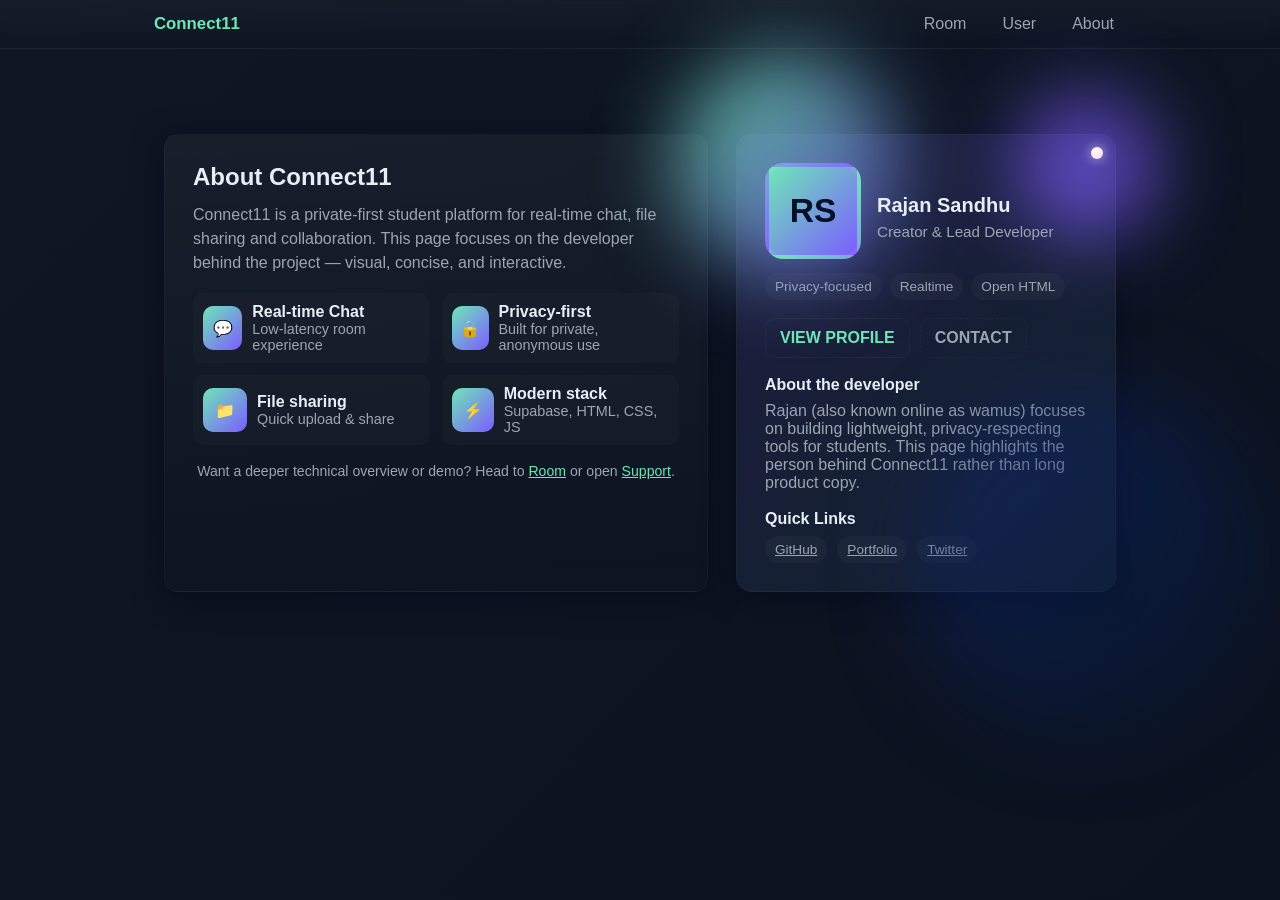
<file: about.html>
<!DOCTYPE html>
<html lang="en">
<head>
  <meta charset="UTF-8" />
  <meta name="viewport" content="width=device-width, initial-scale=1.0" />
  <title>About — Connect11</title>
  <link rel="stylesheet" href="style.css" />
  <style>
    :root{
      --bg1: #0f1724; /* deep navy */
      --bg2: #0b1220; /* darker */
      --accent: #6ee7b7; /* mint */
      --accent-2: #7c5cff; /* violet */
      --muted: #9aa6b2;
      --card: rgba(255,255,255,0.06);
      --glass: rgba(255,255,255,0.04);
      --glass-2: rgba(255,255,255,0.02);
      font-family: Inter, ui-sans-serif, system-ui, -apple-system, "Segoe UI", Roboto, "Helvetica Neue", Arial;
    }
    html,body{height:100%;margin:0;background:linear-gradient(135deg,var(--bg1),var(--bg2));color:#e6eef6}
    .navbar{position:fixed;top:0;left:0;right:0;background:linear-gradient(180deg, rgba(255,255,255,0.03), transparent);backdrop-filter: blur(6px);border-bottom:1px solid rgba(255,255,255,0.03);z-index:40}
    .nav-container{max-width:1000px;margin:0 auto;display:flex;align-items:center;justify-content:space-between;padding:14px}
    .navbar h1{font-size:1.05rem;margin:0;color:var(--accent)}
    .nav-links{list-style:none;padding:0;margin:0;display:flex;gap:12px}
    .nav-links a{color:var(--muted);text-decoration:none;padding:8px 12px;border-radius:8px;transition:all .18s}
    .nav-links a:hover{color:white;background:rgba(255,255,255,0.03);transform:translateY(-2px)}

    .page{max-width:1000px;margin:110px auto 80px;padding:24px;display:grid;grid-template-columns:1fr 380px;gap:28px}

    /* Left: content */
    .panel{background:linear-gradient(180deg,var(--glass),transparent);padding:28px;border-radius:14px;box-shadow:0 6px 30px rgba(2,6,23,0.6);border:1px solid rgba(255,255,255,0.03)}
    .panel h2{margin:0 0 12px;font-size:1.5rem}
    .lead{color:var(--muted);line-height:1.5}

    /* Right: developer card */
    .dev-card{position:relative;padding:28px;border-radius:16px;background:linear-gradient(135deg, rgba(124,92,255,0.14), rgba(110,231,183,0.06));border:1px solid rgba(255,255,255,0.04);overflow:visible}
    .avatar{width:96px;height:96px;border-radius:18px;background:linear-gradient(135deg,var(--accent),var(--accent-2));display:flex;align-items:center;justify-content:center;font-weight:700;font-size:2.1rem;color:#031026;box-shadow:0 8px 30px rgba(124,92,255,0.12);border:4px solid rgba(255,255,255,0.06)}
    .dev-meta{margin-top:12px}
    .dev-name{font-size:1.25rem;margin:0}
    .dev-role{color:var(--muted);font-size:0.95rem;margin-top:6px}
    .tags{display:flex;gap:8px;margin-top:14px;flex-wrap:wrap}
    .chip{background:rgba(255,255,255,0.03);padding:6px 10px;border-radius:999px;color:var(--muted);font-size:.85rem}

    .actions{display:flex;gap:10px;margin-top:18px}
    .btn{padding:10px 14px;border-radius:10px;border:1px solid rgba(255,255,255,0.04);background:transparent;color:var(--accent);cursor:pointer;font-weight:600;text-decoration:none}
    .btn.secondary{color:var(--muted);border:1px dashed rgba(255,255,255,0.03)}

    /* Floating decorative blobs */
    .blobs{position:absolute;inset:0;pointer-events:none;z-index:0}
    .blob{position:absolute;border-radius:50%;filter:blur(40px);opacity:0.85;mix-blend-mode:screen;animation:float 6s ease-in-out infinite}
    .blob.b1{width:220px;height:220px;left:-60px;top:-80px;background:linear-gradient(135deg,var(--accent), rgba(124,92,255,0.7));animation-duration:8s}
    .blob.b2{width:140px;height:140px;right:-40px;top:-40px;background:linear-gradient(135deg, rgba(124,92,255,0.7), var(--accent-2));animation-duration:7s}
    .blob.b3{width:340px;height:340px;right:-140px;bottom:-140px;background:linear-gradient(135deg, rgba(12,46,141,0.9), rgba(7,21,48,0.9));opacity:.45;animation-duration:10s}

    @keyframes float{0%{transform:translateY(0) translateX(0)}50%{transform:translateY(-18px) translateX(8px)}100%{transform:translateY(0) translateX(0)}}

    /* subtle card hover lift */
    .dev-card:hover{transform:translateY(-6px);transition:transform .28s}

    /* feature list */
    .features{display:grid;grid-template-columns:repeat(2,1fr);gap:12px;margin-top:18px}
    .feature{display:flex;gap:10px;align-items:center;padding:10px;border-radius:10px;background:rgba(255,255,255,0.02)}
    .feature-icon{width:44px;height:44px;border-radius:10px;background:linear-gradient(135deg,var(--accent),var(--accent-2));display:flex;align-items:center;justify-content:center;font-weight:700;color:#021020}

    /* responsive */
    @media (max-width:940px){.page{grid-template-columns:1fr;margin:100px 18px;padding:18px}.nav-container{padding:10px}.dev-card{margin-top:18px}.features{grid-template-columns:1fr}}

    /* small footer */
    .footer{margin-top:18px;color:var(--muted);font-size:0.88rem;text-align:center}

    /* tiny sparkle */
    .sparkle{position:absolute;right:12px;top:12px;width:12px;height:12px;border-radius:50%;background:linear-gradient(135deg,#fff, #ffd9f7);box-shadow:0 0 12px rgba(255,255,255,0.7)}

    a.social{color:white;text-decoration:none;font-weight:600}
  </style>
</head>
<body>
  <nav class="navbar">
    <div class="nav-container">
      <h1>Connect11</h1>
      <ul class="nav-links">
        <li><a href="chat.html">Room</a></li>
        <li><a href="user.html">User</a></li>
        <li><a href="about.html">About</a></li>
      </ul>
    </div>
  </nav>

  <main class="page">
    <section class="panel">
      <h2>About Connect11</h2>
      <p class="lead">Connect11 is a private-first student platform for real-time chat, file sharing and collaboration. This page focuses on the developer behind the project — visual, concise, and interactive.</p>

      <div class="features">
        <div class="feature">
          <div class="feature-icon">💬</div>
          <div>
            <div style="font-weight:700">Real-time Chat</div>
            <div style="color:var(--muted);font-size:.9rem">Low-latency room experience</div>
          </div>
        </div>

        <div class="feature">
          <div class="feature-icon">🔒</div>
          <div>
            <div style="font-weight:700">Privacy-first</div>
            <div style="color:var(--muted);font-size:.9rem">Built for private, anonymous use</div>
          </div>
        </div>

        <div class="feature">
          <div class="feature-icon">📁</div>
          <div>
            <div style="font-weight:700">File sharing</div>
            <div style="color:var(--muted);font-size:.9rem">Quick upload & share</div>
          </div>
        </div>

        <div class="feature">
          <div class="feature-icon">⚡</div>
          <div>
            <div style="font-weight:700">Modern stack</div>
            <div style="color:var(--muted);font-size:.9rem">Supabase, HTML, CSS, JS</div>
          </div>
        </div>
      </div>

      <p class="footer">Want a deeper technical overview or demo? Head to <a href="chat.html" style="color:var(--accent)">Room</a> or open <a href="support.html" style="color:var(--accent)">Support</a>.</p>
    </section>

    <aside class="dev-card panel" aria-labelledby="dev-name">
      <div class="blobs" aria-hidden="true">
        <div class="blob b1"></div>
        <div class="blob b2"></div>
        <div class="blob b3"></div>
      </div>
      <div style="display:flex;gap:16px;align-items:center;z-index:5;position:relative">
        <div class="avatar" title="Rajan Sandhu">RS</div>
        <div class="dev-meta">
          <h3 id="dev-name" class="dev-name">Rajan Sandhu</h3>
          <div class="dev-role">Creator & Lead Developer</div>
        </div>
      </div>

      <div class="tags">
        <div class="chip">Privacy-focused</div>
        <div class="chip">Realtime</div>
        <div class="chip">Open HTML</div>
      </div>

      <div class="actions">
        <a class="btn" href="user.html">View Profile</a>
        <a class="btn secondary" href="support.html">Contact</a>
      </div>

      <div style="margin-top:18px">
        <div style="font-weight:700">About the developer</div>
        <div style="color:var(--muted);margin-top:8px">Rajan (also known online as wamus) focuses on building lightweight, privacy-respecting tools for students. This page highlights the person behind Connect11 rather than long product copy.</div>
      </div>

      <div style="margin-top:18px">
        <div style="font-weight:700">Quick Links</div>
        <div style="margin-top:8px;display:flex;gap:10px;flex-wrap:wrap">
          <a class="chip" href="#">GitHub</a>
          <a class="chip" href="#">Portfolio</a>
          <a class="chip" href="#">Twitter</a>
        </div>
      </div>

      <div class="sparkle" aria-hidden="true"></div>
    </aside>
  </main>

  <script>
    // Small JS to add interactive micro-animations if desired
    (function(){
      const avatar = document.querySelector('.avatar');
      if(!avatar) return;
      avatar.addEventListener('mousemove', (e)=>{
        const r = avatar.getBoundingClientRect();
        const x = (e.clientX - r.left - r.width/2) / 8; 
        const y = (e.clientY - r.top - r.height/2) / 8;
        avatar.style.transform = `translate(${x}px, ${y}px) scale(1.02)`;
      });
      avatar.addEventListener('mouseleave', ()=>{
        avatar.style.transform = '';
      });
    })();
  </script>

  <script src="script.js"></script>
</body>
</html>
</file>
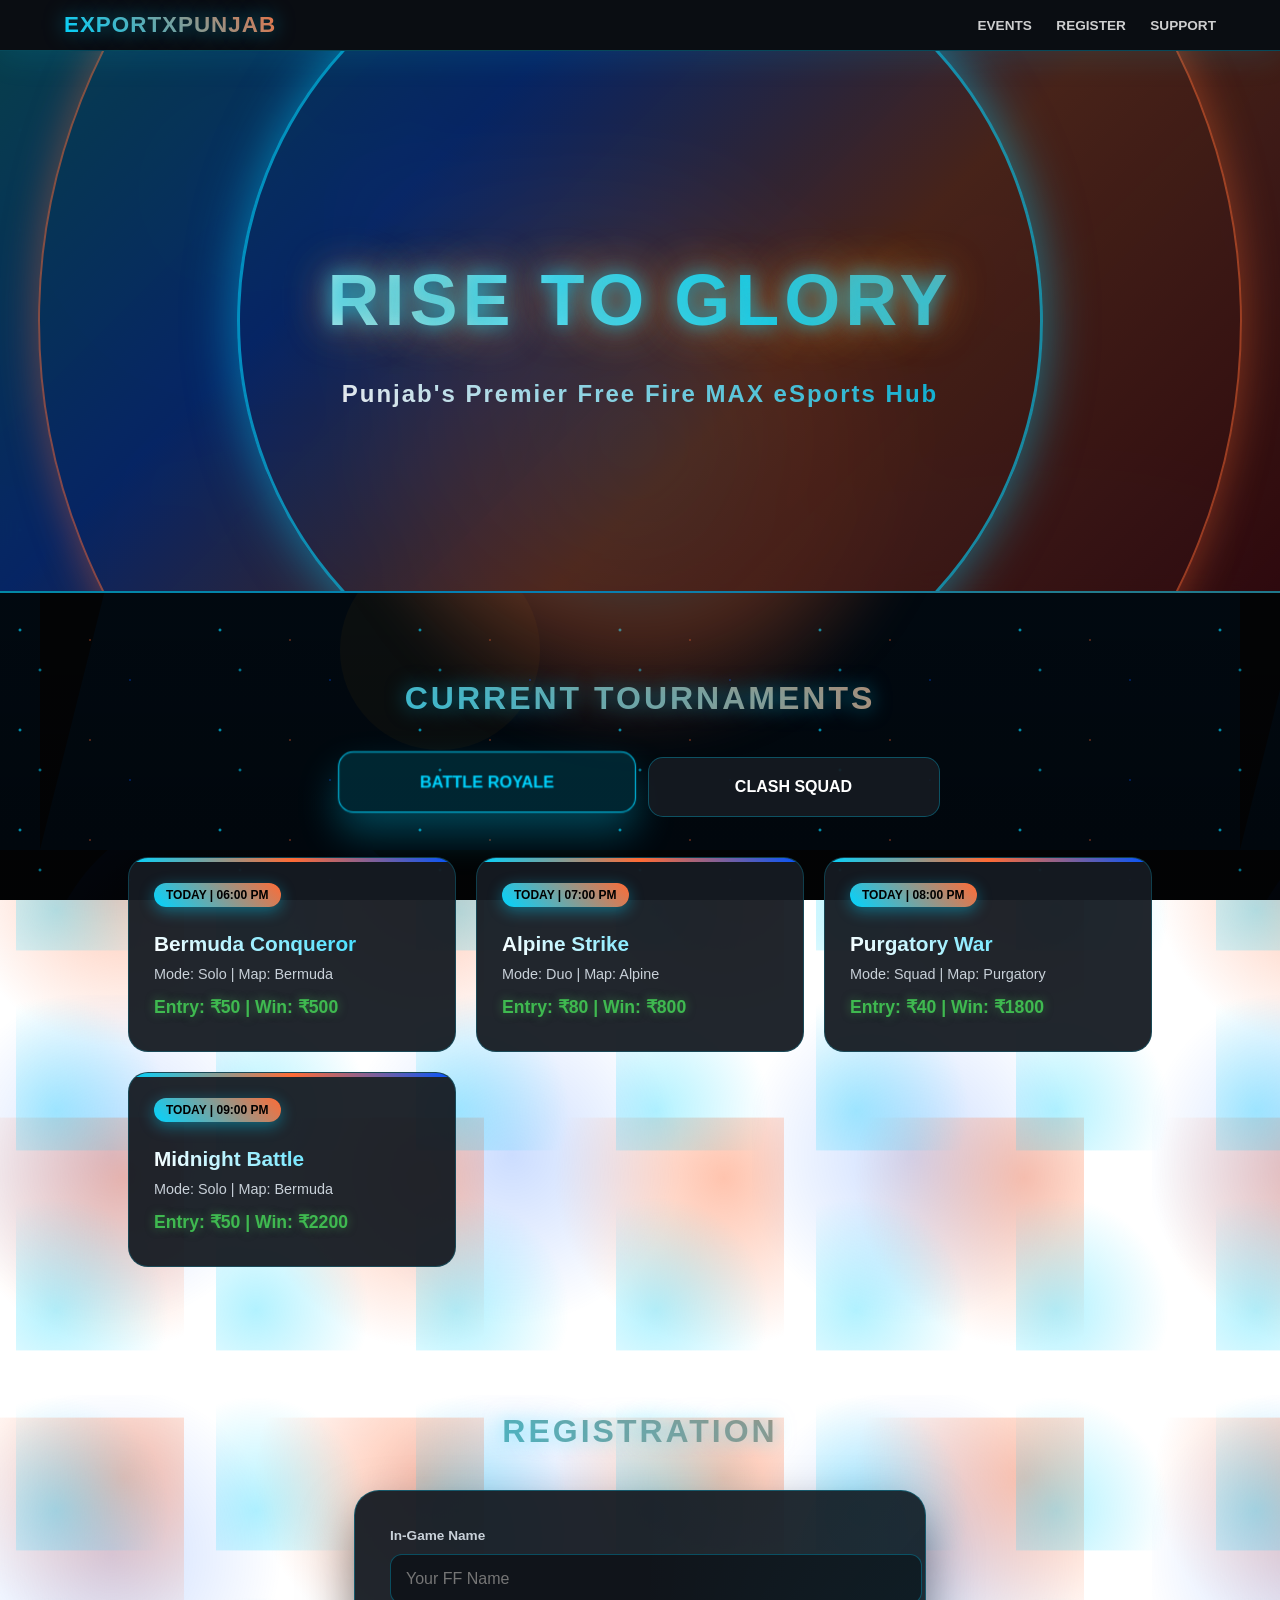
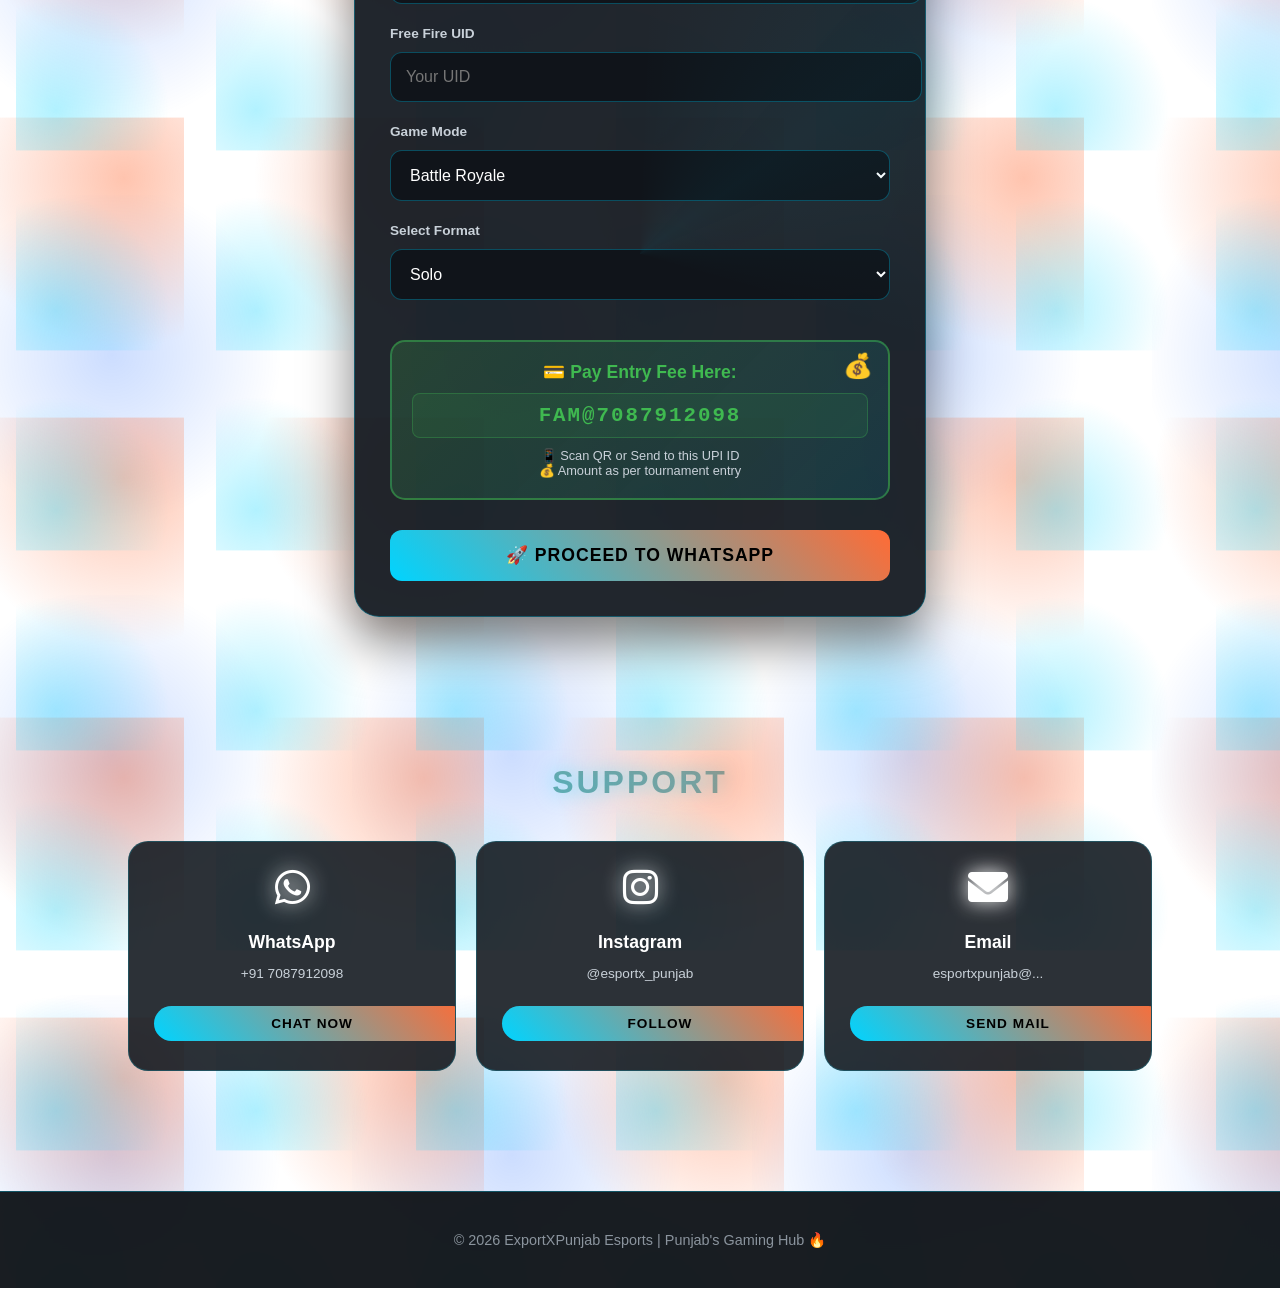
<file: ESPORTX.HTML.HTML>
<!DOCTYPE html>
<html lang="en">
<head>
    <meta charset="UTF-8">
    <meta name="viewport" content="width=device-width, initial-scale=1.0">
    <title>ExportXPunjab | Free Fire Elite</title>
    <link href="https://cdnjs.cloudflare.com/ajax/libs/font-awesome/6.0.0/css/all.min.css" rel="stylesheet">
    <style>
        /* [Previous CSS remains exactly the same until hero section] */
        :root { 
            --primary: #00d4ff; 
            --accent: #0055ff; 
            --dark-bg: rgba(11, 14, 19, 0.95); 
            --card-bg: rgba(22, 27, 34, 0.95); 
            --text: #ffffff;
            --glass: rgba(255, 255, 255, 0.1);
        }
        
        body { 
            font-family: 'Segoe UI', Roboto, sans-serif; 
            margin: 0; 
            background: 
                linear-gradient(rgba(0,0,0,0.6), rgba(0,0,0,0.8)),
                url('data:image/svg+xml,<svg xmlns="http://www.w3.org/2000/svg" viewBox="0 0 1200 800"><defs><radialGradient id="bg1" cx="0.5" cy="0.5" r="0.8"><stop offset="0%" stop-color="%2300d4ff" stop-opacity="0.3"/><stop offset="50%" stop-color="%230055ff" stop-opacity="0.1"/><stop offset="100%" stop-color="%23000"/></radialGradient><radialGradient id="bg2" cx="0.8" cy="0.2" r="0.4"><stop offset="0%" stop-color="%23ff6b35" stop-opacity="0.4"/><stop offset="100%" stop-color="%23ff0000" stop-opacity="0"/></radialGradient></defs><rect width="1200" height="800" fill="%230b0e13"/><circle cx="200" cy="150" r="200" fill="url(%23bg1)" opacity="0.6"/><circle cx="900" cy="300" r="150" fill="url(%23bg2)" opacity="0.4"/><circle cx="400" cy="600" r="100" fill="%23ffaa00" opacity="0.3"/><path d="M100 400 Q300 350 500 450 Q700 500 900 420 Q1100 400 1200 450 L1200 800 L0 800 Z" fill="%23003366" opacity="0.5"/><g opacity="0.8"><circle cx="150" cy="200" r="3" fill="%23ffffff"><animate attributeName="cy" values="200;180;200" dur="2s" repeatCount="indefinite"/></circle><circle cx="250" cy="250" r="2" fill="%23ffffff"><animate attributeName="cy" values="250;230;250" dur="2.5s" repeatCount="indefinite"/></circle><circle cx="800" cy="180" r="2.5" fill="%23ff6b35"><animate attributeName="cy" values="180;160;180" dur="3s" repeatCount="indefinite"/></circle></g></svg>'),
                radial-gradient(circle at 20% 80%, rgba(0,212,255,0.3) 0%, transparent 50%),
                radial-gradient(circle at 80% 20%, rgba(255,107,53,0.4) 0%, transparent 50%),
                radial-gradient(circle at 40% 40%, rgba(0,85,255,0.2) 0%, transparent 50%);
            background-size: cover, 1200px 800px, 200px 200px, 300px 300px, 400px 400px;
            background-position: center, center, 20% 80%, 80% 20%, 40% 40%;
            background-attachment: fixed, fixed, scroll, scroll, scroll;
            color: var(--text); 
            scroll-behavior: smooth;
            position: relative;
            overflow-x: hidden;
        }

        /* Floating particles animation */
        body::before {
            content: '';
            position: fixed;
            top: 0;
            left: 0;
            width: 100%;
            height: 100%;
            background-image: 
                radial-gradient(2px 2px at 20px 30px, #00d4ff, transparent),
                radial-gradient(2px 2px at 40px 70px, rgba(0,212,255,0.8), transparent),
                radial-gradient(1px 1px at 90px 40px, #ff6b35, transparent),
                radial-gradient(1px 1px at 130px 80px, #0055ff, transparent);
            background-repeat: repeat;
            background-size: 200px 100px;
            animation: float 20s infinite linear;
            pointer-events: none;
            z-index: -1;
        }

        @keyframes float {
            0% { transform: translateY(0px) rotate(0deg); }
            100% { transform: translateY(-100px) rotate(360deg); }
        }

        /* NEW EPIC ENERGY CORE EFFECT */
        body::after {
            content: '';
            position: fixed;
            top: 50%;
            left: 50%;
            width: 600px;
            height: 600px;
            background: 
                radial-gradient(circle, rgba(0,212,255,0.4) 0%, rgba(255,107,53,0.3) 40%, transparent 70%),
                radial-gradient(circle at 30% 30%, rgba(255,255,255,0.2) 0%, transparent 50%);
            transform: translate(-50%, -50%);
            animation: energyCore 6s infinite ease-in-out;
            pointer-events: none;
            z-index: -1;
            filter: blur(20px);
        }

        @keyframes energyCore {
            0%, 100% { 
                transform: translate(-50%, -50%) scale(1) rotate(0deg); 
                opacity: 0.6; 
                filter: blur(20px) hue-rotate(0deg);
            }
            25% { 
                transform: translate(-50%, -50%) scale(1.3) rotate(90deg); 
                opacity: 0.9; 
                filter: blur(25px) hue-rotate(90deg);
            }
            50% { 
                transform: translate(-50%, -50%) scale(1.1) rotate(180deg); 
                opacity: 0.8; 
                filter: blur(22px) hue-rotate(180deg);
            }
            75% { 
                transform: translate(-50%, -50%) scale(1.4) rotate(270deg); 
                opacity: 0.7; 
                filter: blur(28px) hue-rotate(270deg);
            }
        }
        
        header { 
            background: rgba(11, 14, 19, 0.98); 
            backdrop-filter: blur(20px);
            padding: 12px 5%; 
            display: flex; 
            justify-content: space-between; 
            align-items: center; 
            position: sticky; 
            top: 0; 
            z-index: 1000; 
            border-bottom: 1px solid rgba(0,212,255,0.3);
            box-shadow: 0 8px 32px rgba(0,212,255,0.1);
        }
        .logo { 
            font-size: 1.4rem; 
            font-weight: 800; 
            background: linear-gradient(45deg, var(--primary), #ff6b35);
            -webkit-background-clip: text;
            -webkit-text-fill-color: transparent;
            text-transform: uppercase; 
            letter-spacing: 1px;
            text-shadow: 0 0 20px rgba(0,212,255,0.5);
        }
        nav a { 
            color: white; 
            margin-left: 20px; 
            text-decoration: none; 
            font-size: 0.85rem; 
            font-weight: 600; 
            opacity: 0.8; 
            transition: 0.3s;
            position: relative;
        }
        nav a:hover { 
            opacity: 1; 
            color: var(--primary);
            text-shadow: 0 0 10px var(--primary);
        }
        nav a:hover::after {
            content: '';
            position: absolute;
            bottom: -5px;
            left: 0;
            width: 100%;
            height: 2px;
            background: linear-gradient(90deg, var(--primary), #ff6b35);
        }

        /* NEW LEGENDARY HERO SECTION */
        .hero { 
            height: 60vh; 
            display: flex; 
            flex-direction: column; 
            align-items: center; 
            justify-content: center; 
            text-align: center; 
            background: 
                linear-gradient(135deg, 
                    rgba(0,212,255,0.25) 0%, 
                    rgba(0,85,255,0.35) 30%, 
                    rgba(255,107,53,0.25) 60%, 
                    rgba(255,0,0,0.15) 100%
                ),
                rgba(11,14,19,0.85);
            backdrop-filter: blur(15px);
            border-bottom: 2px solid rgba(0,212,255,0.5);
            position: relative;
            overflow: hidden;
        }

        /* EPIC GLORY RINGS */
        .hero::before {
            content: '';
            position: absolute;
            top: 50%;
            left: 50%;
            width: 800px;
            height: 800px;
            border: 3px solid rgba(0,212,255,0.6);
            border-radius: 50%;
            transform: translate(-50%, -50%);
            animation: gloryRing1 8s linear infinite;
            box-shadow: 0 0 50px rgba(0,212,255,0.5);
        }

        .hero::after {
            content: '';
            position: absolute;
            top: 50%;
            left: 50%;
            width: 1200px;
            height: 1200px;
            border: 2px solid rgba(255,107,53,0.5);
            border-radius: 50%;
            transform: translate(-50%, -50%);
            animation: gloryRing2 12s linear infinite reverse;
            box-shadow: 0 0 40px rgba(255,107,53,0.4);
        }

        /* FLAMING GLORY TEXT */
        .hero h1 { 
            font-size: clamp(2.5rem, 8vw, 4.5rem); 
            margin-bottom: 15px; 
            background: 
                linear-gradient(45deg, 
                    #ffffff 0%, 
                    #00d4ff 25%, 
                    #ff6b35 50%, 
                    #ffd700 75%, 
                    #ff1493 100%
                );
            background-size: 400% 400%;
            -webkit-background-clip: text;
            -webkit-text-fill-color: transparent;
            background-clip: text;
            text-shadow: 
                0 0 20px rgba(0,212,255,0.8),
                0 0 40px rgba(255,107,53,0.6),
                0 0 60px rgba(255,215,0,0.4);
            animation: 
                gloryFire 3s ease-in-out infinite alternate,
                gloryShift 4s linear infinite;
            position: relative;
            z-index: 10;
            letter-spacing: 5px;
            font-weight: 900;
            text-transform: uppercase;
        }

        @keyframes gloryRing1 {
            0% { transform: translate(-50%, -50%) rotate(0deg) scale(0.8); opacity: 0.8; }
            100% { transform: translate(-50%, -50%) rotate(360deg) scale(1.2); opacity: 0.3; }
        }

        @keyframes gloryRing2 {
            0% { transform: translate(-50%, -50%) rotate(0deg) scale(1); opacity: 0.6; }
            100% { transform: translate(-50%, -50%) rotate(-360deg) scale(0.9); opacity: 0.2; }
        }

        @keyframes gloryFire {
            0% { 
                filter: 
                    drop-shadow(0 0 20px #00d4ff)
                    drop-shadow(0 0 40px #ff6b35);
            }
            100% { 
                filter: 
                    drop-shadow(0 0 30px #00d4ff)
                    drop-shadow(0 0 60px #ff6b35)
                    drop-shadow(0 0 80px #ffd700);
            }
        }

        @keyframes gloryShift {
            0%, 100% { background-position: 0% 50%; }
            50% { background-position: 100% 50%; }
        }

        .hero p {
            font-size: clamp(1rem, 3vw, 1.5rem);
            background: linear-gradient(45deg, rgba(255,255,255,0.9), rgba(0,212,255,0.8));
            -webkit-background-clip: text;
            -webkit-text-fill-color: transparent;
            animation: pulseGlow 2s ease-in-out infinite;
            font-weight: 600;
            letter-spacing: 2px;
            position: relative;
            z-index: 10;
        }

        @keyframes pulseGlow {
            0%, 100% { text-shadow: 0 0 10px rgba(0,212,255,0.5); }
            50% { text-shadow: 0 0 20px rgba(0,212,255,0.8), 0 0 30px rgba(255,107,53,0.4); }
        }

        /* [Rest of the CSS remains EXACTLY THE SAME] */
        section { 
            padding: 60px 10%; 
            position: relative;
        }
        h2 { 
            text-align: center; 
            font-size: 2rem; 
            text-transform: uppercase; 
            margin-bottom: 40px; 
            letter-spacing: 3px;
            background: linear-gradient(45deg, var(--primary), #ff6b35);
            -webkit-background-clip: text;
            -webkit-text-fill-color: transparent;
            text-shadow: 0 0 20px rgba(0,212,255,0.5);
        }

        .category-selector { 
            display: flex; 
            justify-content: center; 
            gap: 15px; 
            margin-bottom: 40px; 
        }
        .cat-card { 
            background: rgba(22, 27, 34, 0.9); 
            backdrop-filter: blur(15px);
            border: 1px solid rgba(0,212,255,0.3); 
            padding: 20px 35px; 
            border-radius: 15px; 
            cursor: pointer; 
            transition: all 0.4s cubic-bezier(0.4, 0, 0.2, 1);
            font-weight: bold; 
            text-align: center; 
            flex: 1; 
            max-width: 220px;
            position: relative;
            overflow: hidden;
        }
        .cat-card::before {
            content: '';
            position: absolute;
            top: 0;
            left: -100%;
            width: 100%;
            height: 100%;
            background: linear-gradient(90deg, transparent, rgba(0,212,255,0.2), transparent);
            transition: 0.6s;
        }
        .cat-card:hover::before, .cat-card.active::before {
            left: 100%;
        }
        .cat-card:hover, .cat-card.active { 
            border-color: var(--primary); 
            background: rgba(0, 212, 255, 0.15); 
            color: var(--primary);
            transform: translateY(-5px) scale(1.02);
            box-shadow: 0 20px 40px rgba(0,212,255,0.3);
        }

        .grid { 
            display: grid; 
            grid-template-columns: repeat(auto-fit, minmax(260px, 1fr)); 
            gap: 20px; 
        }
        
        .match-card { 
            background: rgba(22, 27, 34, 0.95); 
            backdrop-filter: blur(20px);
            padding: 25px; 
            border-radius: 20px; 
            border: 1px solid rgba(0,212,255,0.2); 
            position: relative; 
            transition: all 0.4s cubic-bezier(0.4, 0, 0.2, 1);
            display: none;
            overflow: hidden;
        }
        .match-card::before {
            content: '';
            position: absolute;
            top: 0;
            left: 0;
            right: 0;
            height: 4px;
            background: linear-gradient(90deg, var(--primary), #ff6b35, var(--accent));
        }
        .match-card.show { 
            display: block; 
            animation: slideInUp 0.6s cubic-bezier(0.4, 0, 0.2, 1); 
        }
        @keyframes slideInUp {
            from { opacity: 0; transform: translateY(50px) scale(0.95); }
            to { opacity: 1; transform: translateY(0) scale(1); }
        }
        .match-card:hover {
            transform: translateY(-10px) scale(1.02);
            box-shadow: 0 25px 50px rgba(0,212,255,0.4);
            border-color: var(--primary);
        }

        .time-badge { 
            background: linear-gradient(45deg, var(--primary), #ff6b35);
            color: #000; 
            font-size: 0.75rem; 
            font-weight: 800; 
            padding: 5px 12px; 
            border-radius: 20px; 
            display: inline-block; 
            margin-bottom: 15px;
            box-shadow: 0 4px 15px rgba(0,212,255,0.4);
        }
        .match-card h3 { 
            margin: 10px 0; 
            font-size: 1.3rem;
            background: linear-gradient(45deg, white, var(--primary));
            -webkit-background-clip: text;
            -webkit-text-fill-color: transparent;
        }
        .match-card p { 
            font-size: 0.9rem; 
            color: #c9d1d9; 
            margin: 8px 0; 
        }
        .match-card .price { 
            color: #3fb950; 
            font-weight: 800; 
            font-size: 1.1rem;
            margin-top: 15px;
            text-shadow: 0 0 10px rgba(63,185,80,0.5);
        }

        /* UPDATED REGISTRATION FORM WITH UPI */
        .form-container { 
            background: rgba(22, 27, 34, 0.95); 
            backdrop-filter: blur(25px);
            padding: 35px; 
            border-radius: 25px; 
            max-width: 500px; 
            margin: auto; 
            border: 1px solid rgba(0,212,255,0.3);
            box-shadow: 0 25px 50px rgba(0,0,0,0.5);
            position: relative;
            overflow: hidden;
        }
        .form-container::before {
            content: '';
            position: absolute;
            top: -50%;
            right: -50%;
            width: 200%;
            height: 200%;
            background: conic-gradient(transparent, rgba(0,212,255,0.05), transparent 30%);
            animation: rotateSlow 30s linear infinite;
        }
        @keyframes rotateSlow {
            100% { transform: rotate(360deg); }
        }

        /* UPI Payment Section */
        .upi-section {
            background: linear-gradient(135deg, rgba(63,185,80,0.2), rgba(0,212,255,0.1));
            border: 2px solid rgba(63,185,80,0.5);
            border-radius: 15px;
            padding: 20px;
            margin: 20px 0;
            text-align: center;
            position: relative;
            overflow: hidden;
        }
        .upi-section::before {
            content: '💰';
            position: absolute;
            top: 10px;
            right: 15px;
            font-size: 1.5rem;
            animation: bounce 2s infinite;
        }
        @keyframes bounce {
            0%, 20%, 50%, 80%, 100% { transform: translateY(0); }
            40% { transform: translateY(-10px); }
            60% { transform: translateY(-5px); }
        }
        .upi-id {
            font-family: monospace;
            font-size: 1.3rem;
            font-weight: 800;
            color: #3fb950;
            letter-spacing: 2px;
            margin: 10px 0;
            background: rgba(63,185,80,0.1);
            padding: 10px;
            border-radius: 8px;
            border: 1px solid rgba(63,185,80,0.3);
        }
        .upi-note {
            font-size: 0.8rem;
            color: #c9d1d9;
            margin-top: 5px;
        }

        label { 
            font-size: 0.85rem; 
            color: #c9d1d9; 
            font-weight: 700; 
        }
        input, select { 
            width: 100%; 
            padding: 15px; 
            margin: 10px 0 20px 0; 
            background: rgba(13,17,23,0.8); 
            border: 1px solid rgba(0,212,255,0.3); 
            color: white; 
            border-radius: 12px;
            transition: 0.3s;
            font-size: 1rem;
        }
        input:focus, select:focus {
            outline: none;
            border-color: var(--primary);
            box-shadow: 0 0 20px rgba(0,212,255,0.3);
            transform: scale(1.02);
        }
        
        .btn { 
            background: linear-gradient(45deg, var(--primary), #ff6b35);
            color: #000; 
            padding: 15px; 
            border: none; 
            border-radius: 12px; 
            font-weight: 800; 
            cursor: pointer; 
            width: 100%; 
            text-decoration: none; 
            display: inline-block; 
            text-align: center; 
            transition: all 0.4s cubic-bezier(0.4, 0, 0.2, 1);
            font-size: 1.1rem;
            text-transform: uppercase;
            letter-spacing: 1px;
            position: relative;
            overflow: hidden;
            margin-top: 10px;
        }
        .btn::before {
            content: '';
            position: absolute;
            top: 0;
            left: -100%;
            width: 100%;
            height: 100%;
            background: linear-gradient(90deg, transparent, rgba(255,255,255,0.3), transparent);
            transition: 0.6s;
        }
        .btn:hover::before {
            left: 100%;
        }
        .btn:hover { 
            transform: translateY(-3px) scale(1.05);
            box-shadow: 0 20px 40px rgba(0,212,255,0.5);
        }

        .contact-grid { 
            display: grid; 
            grid-template-columns: repeat(auto-fit, minmax(200px, 1fr)); 
            gap: 20px; 
        }
        .contact-card { 
            background: rgba(22, 27, 34, 0.9); 
            backdrop-filter: blur(20px);
            padding: 25px; 
            border-radius: 20px; 
            text-align: center; 
            border: 1px solid rgba(0,212,255,0.2);
            transition: all 0.4s ease;
            position: relative;
            overflow: hidden;
        }
        .contact-card::before {
            content: '';
            position: absolute;
            top: 0;
            left: 0;
            width: 100%;
            height: 4px;
            background: linear-gradient(90deg, var(--primary), #ff6b35);
            transform: scaleX(0);
            transition: transform 0.4s ease;
        }
        .contact-card:hover::before {
            transform: scaleX(1);
        }
        .contact-card:hover {
            transform: translateY(-10px);
            box-shadow: 0 20px 40px rgba(0,212,255,0.3);
        }
        .contact-card i { 
            font-size: 2.5rem; 
            margin-bottom: 15px;
            text-shadow: 0 0 20px currentColor;
            transition: 0.3s;
        }
        .contact-card:hover i {
            transform: scale(1.2) rotate(10deg);
        }
        .contact-card h3 { 
            font-size: 1.1rem; 
            margin: 10px 0; 
        }
        .contact-card p { 
            font-size: 0.85rem; 
            margin-bottom: 15px; 
            color: #c9d1d9;
        }
        .btn-small { 
            padding: 10px 20px; 
            font-size: 0.85rem; 
            border-radius: 25px;
            background: linear-gradient(45deg, var(--primary), #ff6b35);
        }

        footer { 
            background: rgba(13,17,23,0.95); 
            backdrop-filter: blur(20px);
            text-align: center; 
            padding: 25px; 
            font-size: 0.9rem; 
            color: #8b949e; 
            border-top: 1px solid rgba(0,212,255,0.3); 
            margin-top: 60px;
            position: relative;
        }

        section {
            opacity: 0;
            transform: translateY(50px);
            animation: fadeInUp 1s ease forwards;
        }
        section:nth-child(2) { animation-delay: 0.1s; }
        section:nth-child(3) { animation-delay: 0.2s; }
        section:nth-child(4) { animation-delay: 0.3s; }
        @keyframes fadeInUp {
            to {
                opacity: 1;
                transform: translateY(0);
            }
        }

        @media (max-width: 768px) {
            .hero h1 { font-size: 2.5rem; letter-spacing: 2px; }
            .category-selector { flex-direction: column; align-items: center; }
            .grid { grid-template-columns: 1fr; }
            .hero { height: 50vh; }
        }
    </style>
</head>
<body>

<header>
    <div class="logo">ExportXPunjab</div>
    <nav>
        <a href="#events">EVENTS</a>
        <a href="#register">REGISTER</a>
        <a href="#contact">SUPPORT</a>
    </nav>
</header>

<!-- NEW LEGENDARY HERO SECTION -->
<div class="hero">
    <h1>RISE TO GLORY</h1>
    <p>Punjab's Premier Free Fire MAX eSports Hub</p>
</div>

<section id="events">
    <h2>Current Tournaments</h2>
    
    <div class="category-selector">
        <div class="cat-card active" onclick="showMatches('BR', this)">BATTLE ROYALE</div>
        <div class="cat-card" onclick="showMatches('CS', this)">CLASH SQUAD</div>
    </div>

    <div class="grid" id="matchGrid">
        <!-- All match cards remain exactly the same -->
        <div class="match-card show BR">
            <span class="time-badge">TODAY | 06:00 PM</span>
            <h3>Bermuda Conqueror</h3>
            <p>Mode: Solo | Map: Bermuda</p>
            <p class="price">Entry: ₹50 | Win: ₹500</p>
        </div>
        <div class="match-card show BR">
            <span class="time-badge">TODAY | 07:00 PM</span>
            <h3>Alpine Strike</h3>
            <p>Mode: Duo | Map: Alpine</p>
            <p class="price">Entry: ₹80 | Win: ₹800</p>
        </div>
        <div class="match-card show BR">
            <span class="time-badge">TODAY | 08:00 PM</span>
            <h3>Purgatory War</h3>
            <p>Mode: Squad | Map: Purgatory</p>
            <p class="price">Entry: ₹40 | Win: ₹1800</p>
        </div>
        <div class="match-card show BR">
            <span class="time-badge">TODAY | 09:00 PM</span>
            <h3>Midnight Battle</h3>
            <p>Mode: Solo | Map: Bermuda</p>
            <p class="price">Entry: ₹50 | Win: ₹2200</p>
        </div>

        <div class="match-card CS">
            <span class="time-badge">TODAY | 06:00 PM</span>
            <h3>CS: Strike Force</h3>
            <p>Mode: 4v4 | Map: Kalahari</p>
            <p class="price">Entry: ₹50 | Win: ₹350</p>
        </div>
        <div class="match-card CS">
            <span class="time-badge">TODAY | 07:00 PM</span>
            <h3>CS: Elite Squad</h3>
            <p>Mode: 4v4 | Map: SOLARA</p>
            <p class="price">Entry: ₹50 | Win: ₹350</p>
        </div>
        <div class="match-card CS">
            <span class="time-badge">TODAY | 08:00 PM</span>
            <h3>CS: Fast Fire</h3>
            <p>Mode: 4v4 | Map: Nexterra</p>
            <p class="price">Entry: ₹50 | Win: ₹350</p>
        </div>
        <div class="match-card CS">
            <span class="time-badge">TODAY | 09:00 PM</span>
            <h3>CS: Grand Finals</h3>
            <p>Mode: 4v4 | Map: Bermuda</p>
            <p class="price">Entry: ₹40 | Win: ₹300</p>
        </div>
    </div>
</section>

<!-- UPDATED REGISTRATION WITH UPI -->
<section id="register">
    <h2>Registration</h2>
    <div class="form-container">
        <form id="regForm">
            <label>In-Game Name</label>
            <input type="text" id="p_name" placeholder="Your FF Name" required>
            
            <label>Free Fire UID</label>
            <input type="number" id="p_uid" placeholder="Your UID" required>
            
            <label>Game Mode</label>
            <select id="p_mode" onchange="updateMatchOptions()">
                <option value="BR">Battle Royale</option>
                <option value="CS">Clash Squad</option>
            </select>

            <label>Select Format</label>
            <select id="p_match">
                <option>Solo</option>
                <option>Duo</option>
                <option>Squad</option>
            </select>

            <!-- NEW UPI PAYMENT SECTION -->
            <div class="upi-section">
                <div style="font-size: 1.1rem; font-weight: 700; color: #3fb950; margin-bottom: 10px;">
                    💳 Pay Entry Fee Here:
                </div>
                <div class="upi-id">FAM@7087912098</div>
                <div class="upi-note">
                    📱 Scan QR or Send to this UPI ID<br>
                    💰 Amount as per tournament entry
                </div>
            </div>

            <button type="button" onclick="sendToWhatsApp()" class="btn">
                🚀 PROCEED TO WHATSAPP
            </button>
        </form>
    </div>
</section>

<section id="contact">
    <h2>Support</h2>
    <div class="contact-grid">
        <div class="contact-card">
            <i class="fab fa-whatsapp"></i>
            <h3>WhatsApp</h3>
            <p>+91 7087912098</p>
            <a href="https://wa.me/917087912098" class="btn btn-small">Chat Now</a>
        </div>
        <div class="contact-card">
            <i class="fab fa-instagram"></i>
            <h3>Instagram</h3>
            <p>@esportx_punjab</p>
            <a href="https://www.instagram.com/esportx_punjab" target="_blank" class="btn btn-small">Follow</a>
        </div>
        <div class="contact-card">
            <i class="fas fa-envelope"></i>
            <h3>Email</h3>
            <p>esportxpunjab@...</p>
            <a href="mailto:esportxpunjab@gmail.com" class="btn btn-small">Send Mail</a>
        </div>
    </div>
</section>

<footer>
    <p>&copy; 2026 ExportXPunjab Esports | Punjab's Gaming Hub 🔥</p>
</footer>

<script>
function showMatches(type, element) {
    document.querySelectorAll('.cat-card').forEach(card => {
        card.classList.remove('active');
    });
    element.classList.add('active');

    const matches = document.querySelectorAll('.match-card');
    matches.forEach((match, index) => {
        match.classList.remove('show');
        if (match.classList.contains(type)) {
            setTimeout(() => {
                match.classList.add('show');
            }, index * 100);
        }
    });
}

function updateMatchOptions() {
    const mode = document.getElementById('p_mode').value;
    const matchSelect = document.getElementById('p_match');
    matchSelect.innerHTML = "";
    
    if(mode === "BR") {
        ["Solo", "Duo", "Squad Full Map"].forEach(opt => {
            let el = document.createElement("option"); 
            el.textContent = opt; 
            matchSelect.appendChild(el);
        });
    } else {
        ["4v4 Squad", "1v1 Custom", "2v2 Duo"].forEach(opt => {
            let el = document.createElement("option"); 
            el.textContent = opt; 
            matchSelect.appendChild(el);
        });
    }
}

function sendToWhatsApp() {
    const name = document.getElementById('p_name').value;
    const uid = document.getElementById('p_uid').value;
    const mode = document.getElementById('p_mode').value;
    const match = document.getElementById('p_match').value;
    
    if(!name || !uid) { 
        alert("⚠️ Please fill all details!"); 
        return; 
    }

    const message = `*🏆 NEW REGISTRATION 🏆*%0A*👤 Name:* ${name}%0A*🆔 UID:* ${uid}%0A*🎮 Game:* ${mode}%0A*⚔️ Format:* ${match}%0A*💳 UPI:* FAM@7087912098%0A*✅ Payment:* Screenshot Sent%0A*🔥 Ready to Battle!*`;
    window.open(`https://wa.me/917087912098?text=${message}`, '_blank');
}

document.querySelectorAll('nav a').forEach(anchor => {
    anchor.addEventListener('click', function (e) {
        e.preventDefault();
        const target = document.querySelector(this.getAttribute('href'));
        target.scrollIntoView({ behavior: 'smooth', block: 'start' });
    });
});
</script>

</body>
</html>
</file>
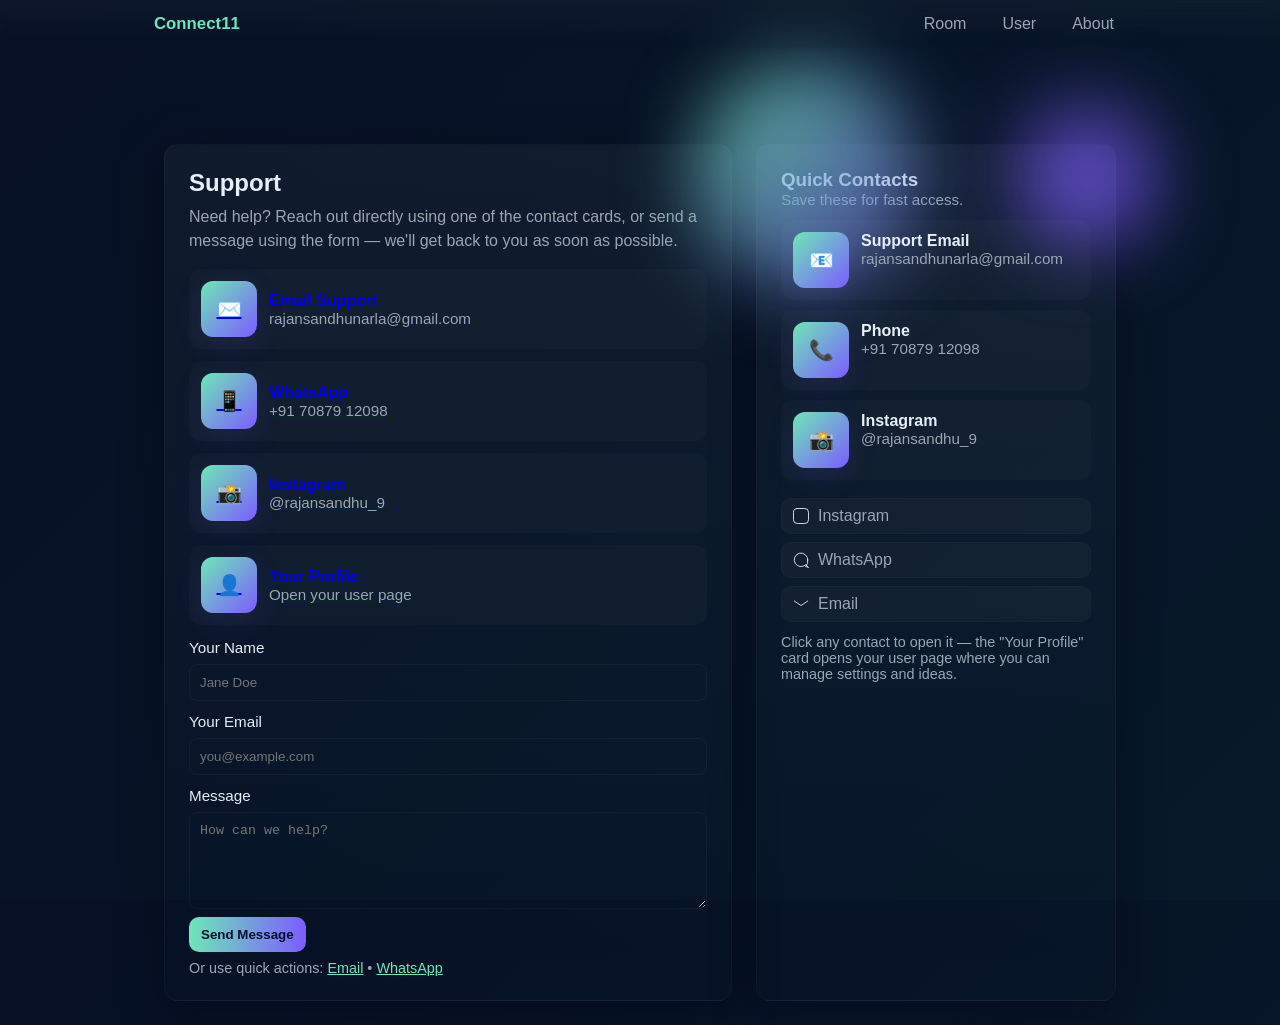
<file: support.html>
<!DOCTYPE html>
<html lang="en">
<head>
  <meta charset="UTF-8" />
  <meta name="viewport" content="width=device-width, initial-scale=1.0" />
  <title>Support — Connect11</title>
  <link rel="stylesheet" href="style.css" />
  <style>
    :root{
      --bg1:#071025; --bg2:#07192a; --accent:#6ee7b7; --accent-2:#7c5cff; --muted:#9aa6b2; --glass:rgba(255,255,255,0.04);
      font-family:Inter, ui-sans-serif, system-ui, -apple-system, "Segoe UI", Roboto, Arial;
    }
    html,body{height:100%;margin:0;background:linear-gradient(135deg,var(--bg1),var(--bg2));color:#e6eef6}
    .navbar{position:fixed;top:0;left:0;right:0;background:linear-gradient(180deg, rgba(255,255,255,0.03), transparent);backdrop-filter: blur(6px);z-index:40}
    .nav-container{max-width:1000px;margin:0 auto;display:flex;align-items:center;justify-content:space-between;padding:14px}
    .navbar h1{font-size:1.05rem;margin:0;color:var(--accent)}
    .nav-links{list-style:none;padding:0;margin:0;display:flex;gap:12px}
    .nav-links a{color:var(--muted);text-decoration:none;padding:8px 12px;border-radius:8px;transition:all .18s}
    .nav-links a:hover{color:white;background:rgba(255,255,255,0.03);transform:translateY(-2px)}

    .container{max-width:1000px;margin:120px auto;padding:24px;display:grid;grid-template-columns:1fr 360px;gap:24px}
    .panel{background:linear-gradient(180deg,var(--glass),transparent);padding:24px;border-radius:14px;border:1px solid rgba(255,255,255,0.03);box-shadow:0 10px 40px rgba(2,6,23,0.5)}

    .panel h2{margin:0 0 8px}
    .lead{color:var(--muted);line-height:1.5}

    .contact-grid{display:grid;gap:12px;margin-top:16px}
    .contact-card{display:flex;gap:12px;align-items:center;padding:12px;border-radius:12px;background:rgba(255,255,255,0.02);transition:transform .18s,box-shadow .18s}
    .contact-card:hover{transform:translateY(-6px);box-shadow:0 14px 40px rgba(0,0,0,0.4)}
    .icon{width:56px;height:56px;border-radius:12px;display:flex;align-items:center;justify-content:center;font-size:20px;color:#051026;background:linear-gradient(135deg,var(--accent),var(--accent-2));box-shadow:0 8px 30px rgba(124,92,255,0.12)}
    .contact-meta{display:flex;flex-direction:column}
    .contact-meta b{font-size:1rem}
    .muted{color:var(--muted);font-size:.95rem}

    .actions{display:flex;gap:10px;margin-top:12px}
    .btn{padding:10px 12px;border-radius:10px;border:1px solid rgba(255,255,255,0.04);background:transparent;color:var(--accent);cursor:pointer;text-decoration:none;font-weight:700}

    .right-panel{position:relative;overflow:visible}
    .blobs{position:absolute;inset:0;pointer-events:none;z-index:0}
    .blob{position:absolute;border-radius:50%;filter:blur(38px);opacity:0.8;mix-blend-mode:screen;animation:float 7s ease-in-out infinite}
    .b1{width:220px;height:220px;left:-60px;top:-80px;background:linear-gradient(135deg,var(--accent), rgba(124,92,255,0.7));}
    .b2{width:140px;height:140px;right:-40px;top:-40px;background:linear-gradient(135deg, rgba(124,92,255,0.7), var(--accent-2));animation-duration:9s}
    @keyframes float{0%{transform:translateY(0)}50%{transform:translateY(-16px)}100%{transform:translateY(0)}}

    .form-row{display:flex;flex-direction:column;gap:8px;margin-top:12px}
    input[type="text"], input[type="email"], textarea{width:100%;padding:10px;border-radius:8px;border:1px solid rgba(255,255,255,0.04);background:transparent;color:inherit}
    label{font-size:.95rem}
    button[type="submit"]{margin-top:8px;padding:10px 12px;border-radius:10px;border:none;background:linear-gradient(90deg,var(--accent),var(--accent-2));color:#031026;font-weight:700;cursor:pointer}

    .social-row{display:flex;gap:12px;margin-top:12px}
    .social-btn{display:inline-flex;gap:8px;align-items:center;padding:8px 10px;border-radius:10px;background:rgba(255,255,255,0.03);color:var(--muted);text-decoration:none;border:1px solid rgba(255,255,255,0.02);transition:transform .12s}
    .social-btn:hover{transform:translateY(-4px);color:white}

    .small{font-size:.9rem;color:var(--muted)}

    @media (max-width:900px){.container{grid-template-columns:1fr;margin:100px 18px;padding:18px}.right-panel{margin-top:16px}}
  </style>
</head>
<body>
  <nav class="navbar">
    <div class="nav-container">
      <h1>Connect11</h1>
      <ul class="nav-links">
        <li><a href="chat.html">Room</a></li>
        <li><a href="user.html">User</a></li>
        <li><a href="about.html">About</a></li>
      </ul>
    </div>
  </nav>

  <main class="container">
    <section class="panel">
      <h2>Support</h2>
      <p class="lead">Need help? Reach out directly using one of the contact cards, or send a message using the form — we'll get back to you as soon as possible.</p>

      <div class="contact-grid">
        <a class="contact-card" href="mailto:rajansandhunarla@gmail.com" aria-label="Email support">
          <div class="icon">✉️</div>
          <div class="contact-meta">
            <b>Email Support</b>
            <div class="muted">rajansandhunarla@gmail.com</div>
          </div>
        </a>

        <a class="contact-card" href="https://wa.me/917087912098" target="_blank" rel="noopener" aria-label="WhatsApp">
          <div class="icon">📱</div>
          <div class="contact-meta">
            <b>WhatsApp</b>
            <div class="muted">+91 70879 12098</div>
          </div>
        </a>

        <a class="contact-card" href="https://instagram.com/rajansandhu_9" target="_blank" rel="noopener" aria-label="Instagram">
          <div class="icon">📸</div>
          <div class="contact-meta">
            <b>Instagram</b>
            <div class="muted">@rajansandhu_9</div>
          </div>
        </a>

        <a class="contact-card" href="user.html" aria-label="Open user page">
          <div class="icon">👤</div>
          <div class="contact-meta">
            <b>Your Profile</b>
            <div class="muted">Open your user page</div>
          </div>
        </a>
      </div>

      <form id="supportForm" style="margin-top:14px">
        <div class="form-row">
          <label for="name">Your Name</label>
          <input type="text" id="name" name="name" placeholder="Jane Doe" required />
        </div>
        <div class="form-row">
          <label for="email">Your Email</label>
          <input type="email" id="email" name="email" placeholder="you@example.com" required />
        </div>
        <div class="form-row">
          <label for="message">Message</label>
          <textarea id="message" name="message" rows="5" placeholder="How can we help?" required></textarea>
        </div>
        <button type="submit">Send Message</button>
        <div class="small" style="margin-top:8px">Or use quick actions: <a href="mailto:rajansandhunarla@gmail.com" style="color:var(--accent)">Email</a> • <a href="https://wa.me/917087912098" style="color:var(--accent)" target="_blank">WhatsApp</a></div>
      </form>
    </section>

    <aside class="panel right-panel">
      <div class="blobs" aria-hidden="true">
        <div class="blob b1"></div>
        <div class="blob b2"></div>
      </div>

      <h3>Quick Contacts</h3>
      <p class="muted">Save these for fast access.</p>

      <div style="margin-top:12px">
        <div class="contact-card" style="align-items:flex-start">
          <div class="icon">📧</div>
          <div class="contact-meta">
            <b>Support Email</b>
            <div class="muted">rajansandhunarla@gmail.com</div>
          </div>
        </div>

        <div class="contact-card" style="align-items:flex-start;margin-top:10px">
          <div class="icon">📞</div>
          <div class="contact-meta">
            <b>Phone</b>
            <div class="muted">+91 70879 12098</div>
          </div>
        </div>

        <div class="contact-card" style="align-items:flex-start;margin-top:10px">
          <div class="icon">📸</div>
          <div class="contact-meta">
            <b>Instagram</b>
            <div class="muted">@rajansandhu_9</div>
          </div>
        </div>
      </div>

      <div style="margin-top:18px;display:flex;flex-direction:column;gap:8px">
        <a class="social-btn" href="https://instagram.com/rajansandhu_9" target="_blank" rel="noopener">
          <svg width="18" height="18" viewBox="0 0 24 24" fill="none" aria-hidden="true" xmlns="http://www.w3.org/2000/svg"><path d="M7 2h10a5 5 0 015 5v10a5 5 0 01-5 5H7a5 5 0 01-5-5V7a5 5 0 015-5z" stroke="white" stroke-opacity="0.9" stroke-width="1.2" stroke-linecap="round" stroke-linejoin="round"/></svg>
          <span>Instagram</span>
        </a>
        <a class="social-btn" href="https://wa.me/917087912098" target="_blank" rel="noopener">
          <svg width="18" height="18" viewBox="0 0 24 24" fill="none" aria-hidden="true" xmlns="http://www.w3.org/2000/svg"><path d="M21 12a9 9 0 10-2.6 6.1L22 22l-3.9-1.4A9 9 0 0021 12z" stroke="white" stroke-opacity="0.9" stroke-width="1.2" stroke-linecap="round" stroke-linejoin="round"/></svg>
          <span>WhatsApp</span>
        </a>
        <a class="social-btn" href="mailto:rajansandhunarla@gmail.com">
          <svg width="18" height="18" viewBox="0 0 24 24" fill="none" aria-hidden="true" xmlns="http://www.w3.org/2000/svg"><path d="M3 8l9 6 9-6" stroke="white" stroke-opacity="0.9" stroke-width="1.2" stroke-linecap="round" stroke-linejoin="round"/></svg>
          <span>Email</span>
        </a>
      </div>

      <p class="small" style="margin-top:12px">Click any contact to open it — the "Your Profile" card opens your user page where you can manage settings and ideas.</p>
    </aside>
  </main>

  <script>
    // Handle support form locally (placeholder behaviour)
    document.getElementById('supportForm').addEventListener('submit', function(e){
      e.preventDefault();
      const name = this.name.value.trim();
      const email = this.email.value.trim();
      const message = this.message.value.trim();
      if(!name || !email || !message){ alert('Please fill all fields.'); return; }
      alert('Thanks ' + name + '! Your message was sent. We will contact you at ' + email + '.');
      this.reset();
    });

    // Small icon entrance animation
    document.querySelectorAll('.contact-card').forEach((c,i)=>{ c.style.transform = 'translateY(20px)'; c.style.opacity = 0; setTimeout(()=>{ c.style.transition='all .6s cubic-bezier(.2,.9,.3,1)'; c.style.transform='translateY(0)'; c.style.opacity=1; }, 100 + i*80); });
  </script>

  <script src="script.js"></script>
</body>
</html>
</file>
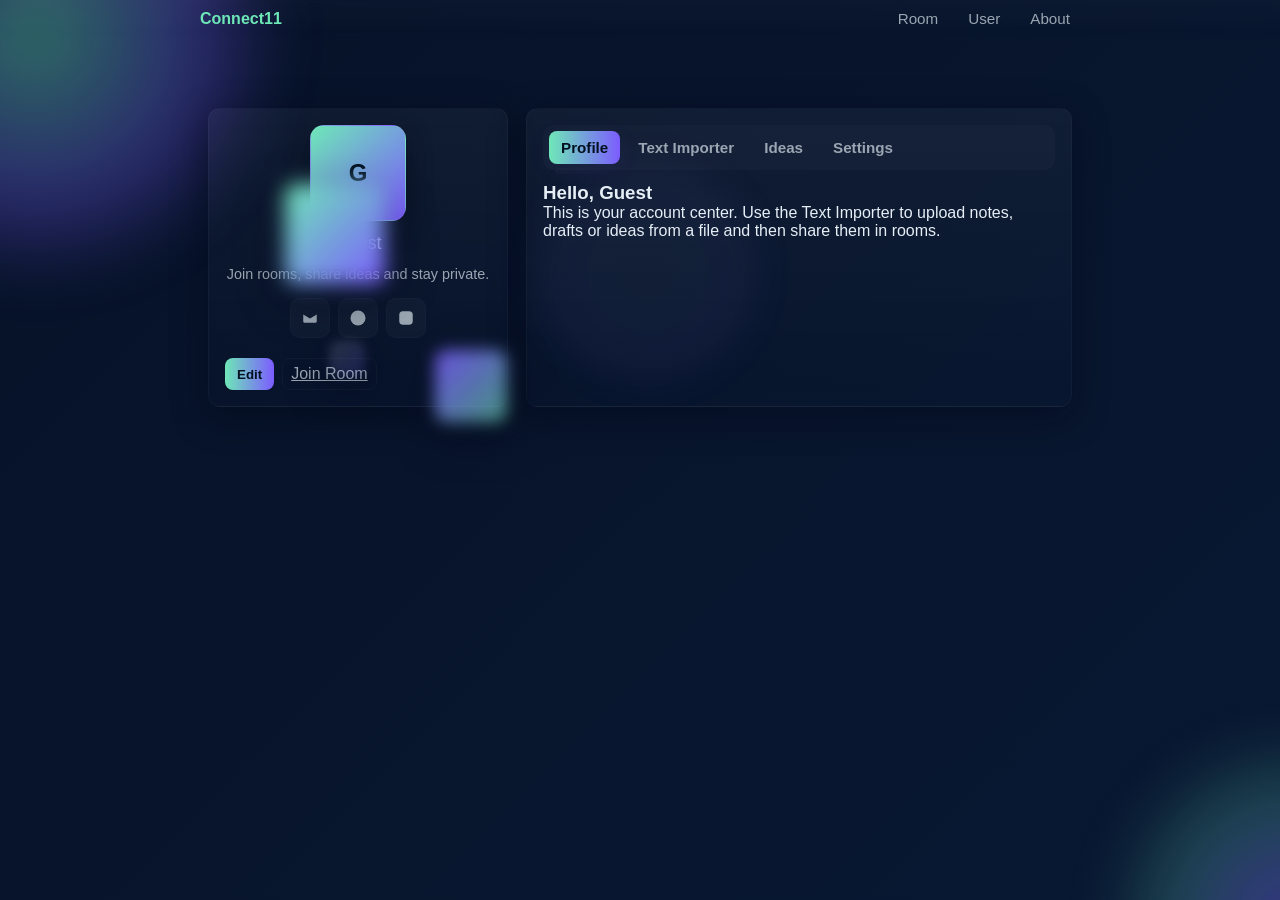
<file: user.html>
<!DOCTYPE html>
<html lang="en">
<head>
  <meta charset="utf-8" />
  <meta name="viewport" content="width=device-width, initial-scale=1" />
  <title>User — Connect11</title>
  <link rel="stylesheet" href="style.css" />
  <style>
    :root{
      --bg1:#061227; --bg2:#091833; --accent:#6ee7b7; --accent-2:#7c5cff; --muted:#9aa6b2; --card:rgba(255,255,255,0.04);
      --glass: rgba(255,255,255,0.04);
      font-family:Inter, ui-sans-serif, system-ui, -apple-system, "Segoe UI", Roboto, Arial;
      --page-max:900px;
    }

    /* Page base */
    html,body{height:100%;margin:0;background:linear-gradient(135deg,var(--bg1),var(--bg2));color:#e6eef6;overflow-y:auto}
    .navbar{position:fixed;top:0;left:0;right:0;background:linear-gradient(180deg, rgba(255,255,255,0.02), transparent);backdrop-filter: blur(6px);z-index:60}
    .nav-container{max-width:var(--page-max);margin:0 auto;display:flex;align-items:center;justify-content:space-between;padding:10px}
    .navbar h1{font-size:1rem;margin:0;color:var(--accent)}
    .nav-links{list-style:none;padding:0;margin:0;display:flex;gap:10px}
    .nav-links a{color:var(--muted);text-decoration:none;padding:6px 10px;border-radius:8px;transition:all .14s;font-size:0.95rem}
    .nav-links a:hover{color:white;background:rgba(255,255,255,0.03);transform:translateY(-2px)}

    /* Big animated background (bubbles / blobs) - scaled down for lighter footprint */
    .bg-layer{position:fixed;inset:0;z-index:0;pointer-events:none;overflow:hidden;opacity:0.9}
    .blob{position:absolute;filter:blur(28px) saturate(110%);opacity:.55;mix-blend-mode:screen;border-radius:50%;transform:translate3d(0,0,0)}
    .blob.b1{width:420px;height:420px;left:-90px;top:-90px;background:radial-gradient(circle at 30% 30%, rgba(110,231,183,0.85), rgba(124,92,255,0.6) 40%, transparent 60%);animation:blobMove 20s linear infinite alternate}
    .blob.b2{width:320px;height:320px;right:-110px;bottom:-120px;background:radial-gradient(circle at 70% 70%, rgba(124,92,255,0.84), rgba(110,231,183,0.45) 40%, transparent 60%);animation:blobMove 24s linear infinite alternate-reverse}
    .blob.b3{width:220px;height:220px;left:42%;top:18%;background:radial-gradient(circle at 50% 50%, rgba(255,255,255,0.06), rgba(124,92,255,0.16));filter:blur(20px);animation:blobMove 16s ease-in-out infinite}
    @keyframes blobMove{0%{transform:translateY(0) translateX(0) scale(1)}50%{transform:translateY(-28px) translateX(18px) scale(1.04)}100%{transform:translateY(0) translateX(0) scale(1)}}

    /* subtle star-like particles */
    .particles{position:absolute;inset:0;z-index:1;pointer-events:none;background-image:radial-gradient(rgba(255,255,255,0.015) 1px, transparent 1px);background-size:48px 48px;opacity:0.45;mix-blend-mode:overlay}

    /* Page layout: reduced scale for a more compact look */
    .page{max-width:var(--page-max);margin:90px auto;padding:18px;display:grid;grid-template-columns:300px 1fr;gap:18px;position:relative;z-index:10}
    .panel{background:linear-gradient(180deg,var(--card),transparent);padding:16px;border-radius:12px;border:1px solid rgba(255,255,255,0.03);box-shadow:0 10px 36px rgba(2,6,23,0.45);position:relative}

    /* Left column */
    .profile{display:flex;flex-direction:column;align-items:center;gap:10px;text-align:center}
    .avatar{width:96px;height:96px;border-radius:14px;background:linear-gradient(135deg,var(--accent),var(--accent-2));display:flex;align-items:center;justify-content:center;font-weight:800;font-size:24px;color:#011020;box-shadow:0 8px 26px rgba(2,6,23,0.45);border:1px solid rgba(255,255,255,0.05)}
    .username{font-size:1.1rem;margin:2px 0}
    .user-meta{color:var(--muted);font-size:.9rem}
    .socials{display:flex;gap:8px;margin-top:6px}
    .icon-btn{width:40px;height:40px;border-radius:10px;display:inline-flex;align-items:center;justify-content:center;background:rgba(255,255,255,0.03);color:var(--muted);text-decoration:none;border:1px solid rgba(255,255,255,0.02);transition:all .2s}
    .icon-btn:hover{transform:translateY(-6px) rotate(-4deg);color:white;box-shadow:0 10px 26px rgba(124,92,255,0.12)}

    /* Right column tabs */
    .tabs{display:flex;gap:6px;border-radius:10px;background:rgba(255,255,255,0.02);padding:6px}
    .tab{padding:8px 12px;border-radius:8px;color:var(--muted);cursor:pointer;font-weight:700;position:relative;transition:all .14s;font-size:0.95rem}
    .tab.active{color:#021020;background:linear-gradient(90deg,var(--accent),var(--accent-2));box-shadow:0 6px 22px rgba(124,92,255,0.08)}
    .tab.active::after{content:'';position:absolute;inset:auto 6px -10px 6px;background:linear-gradient(90deg, rgba(255,255,255,0.02), transparent);height:6px;border-radius:8px}

    .content{margin-top:12px}

    /* Text importer - compact */
    .importer{display:flex;flex-direction:column;gap:10px}
    .drop{min-height:130px;border-radius:12px;border:2px dashed rgba(255,255,255,0.04);display:flex;align-items:center;justify-content:center;flex-direction:column;background:linear-gradient(180deg, rgba(255,255,255,0.01), transparent);transition:all .22s;position:relative;overflow:hidden}
    .drop::before{content:'';position:absolute;inset:0;background:linear-gradient(120deg, rgba(124,92,255,0.02), rgba(110,231,183,0.01));pointer-events:none}
    .drop.dragover{border-color:rgba(110,231,183,0.6);box-shadow:0 14px 40px rgba(110,231,183,0.06);transform:translateY(-4px)}
    .drop .drop-hint{display:flex;align-items:center;gap:10px;color:var(--muted);font-weight:700}
    .drop .pulse{width:48px;height:48px;border-radius:10px;background:linear-gradient(90deg,var(--accent),var(--accent-2));display:flex;align-items:center;justify-content:center;color:#021020;font-weight:900;box-shadow:0 8px 30px rgba(124,92,255,0.12);transform:translateY(0);animation:pulse 2.2s infinite}
    @keyframes pulse{0%{transform:scale(1)}50%{transform:scale(1.06)}100%{transform:scale(1)}}

    .text-area{padding:10px;border-radius:8px;border:1px solid rgba(255,255,255,0.03);background:linear-gradient(180deg, rgba(255,255,255,0.01), transparent);color:inherit;resize:vertical}

    .preview{margin-top:8px;padding:12px;border-radius:10px;background:rgba(255,255,255,0.02);max-height:200px;overflow:auto;border:1px solid rgba(255,255,255,0.02);font-size:0.95rem}

    .stats{display:flex;gap:10px;margin-top:8px;align-items:center}
    .stat{background:rgba(255,255,255,0.03);padding:6px;border-radius:8px;font-weight:700;min-width:76px;text-align:center;font-size:0.9rem}

    .btn-primary{padding:8px 12px;border-radius:8px;border:none;background:linear-gradient(90deg,var(--accent),var(--accent-2));color:#021020;font-weight:800;cursor:pointer}
    .btn-ghost{padding:6px 8px;border-radius:8px;border:1px solid rgba(255,255,255,0.03);background:transparent;color:var(--muted);cursor:pointer}

    /* floating visual accents on left - reduced */
    .visuals{position:absolute;inset:auto 12px 12px auto;width:180px;height:180px;pointer-events:none;z-index:5}
    .float-img{position:absolute;border-radius:12px;box-shadow:0 12px 40px rgba(2,6,23,0.5);animation:floatY 6s ease-in-out infinite;mix-blend-mode:screen}
    .f1{width:100px;height:100px;left:-30px;top:-30px;background:linear-gradient(135deg,var(--accent),var(--accent-2));filter:blur(10px);opacity:.85}
    .f2{width:72px;height:72px;right:-12px;bottom:-28px;background:linear-gradient(135deg, rgba(124,92,255,0.85), rgba(110,231,183,0.6));filter:blur(8px);opacity:.9}
    .f3{width:36px;height:36px;left:14px;bottom:18px;background:linear-gradient(135deg, rgba(255,255,255,0.12), rgba(124,92,255,0.18));filter:blur(5px)}
    @keyframes floatY{0%{transform:translateY(0)}50%{transform:translateY(-10px)}100%{transform:translateY(0)}}

    /* ideas list */
    .ideas{display:grid;gap:8px}
    .idea{padding:10px;border-radius:8px;background:rgba(255,255,255,0.02);display:flex;justify-content:space-between;align-items:center;box-shadow:inset 0 0 0 1px rgba(255,255,255,0.01);font-size:0.95rem}

    /* responsive adjustments - smaller screens get tighter layout */
    @media (max-width:1100px){
      :root{--page-max:720px}
      .page{grid-template-columns:1fr;padding:14px;margin:80px 12px}
      .bg-layer{opacity:0.7}
      .blob.b1{width:320px;height:320px;left:-80px;top:-80px}
      .blob.b2{width:240px;height:240px;right:-90px;bottom:-90px}
    }

    @media (max-width:720px){
      :root{--page-max:100%}
      .nav-container{padding:10px}
      .page{margin:70px 10px;padding:12px;gap:12px}
      .avatar{width:76px;height:76px;font-size:18px}
      .preview{max-height:160px}
      .blob{display:none}
      .visuals{display:none}
    }

    /* Respect prefers-reduced-motion */
    @media (prefers-reduced-motion:reduce){
      .blob,.float-img, .pulse {animation:none !important;transition:none !important}
    }
  </style>
</head>
<body>
  <nav class="navbar">
    <div class="nav-container">
      <h1>Connect11</h1>
      <ul class="nav-links">
        <li><a href="chat.html">Room</a></li>
        <li><a href="user.html">User</a></li>
        <li><a href="about.html">About</a></li>
      </ul>
    </div>
  </nav>

  <!-- Big background blobs and particles -->
  <div class="bg-layer" aria-hidden="true">
    <div class="blob b1"></div>
    <div class="blob b2"></div>
    <div class="blob b3"></div>
    <div class="particles"></div>
  </div>

  <main class="page">
    <aside class="panel">
      <div class="profile">
        <div class="avatar" id="avatar">RS</div>
        <div class="username" id="usernameDisplay">Guest</div>
        <div class="user-meta" id="userDesc">Join rooms, share ideas and stay private.</div>

        <div class="socials">
          <a class="icon-btn" href="mailto:rajansandhunarla@gmail.com" title="Email"><svg width="18" height="18" viewBox="0 0 24 24" fill="none" aria-hidden="true" xmlns="http://www.w3.org/2000/svg"><path d="M3 7.2v9.6c0 .9.7 1.6 1.6 1.6h14.8c.9 0 1.6-.7 1.6-1.6V7.2L12 12.8 3 7.2z" stroke="currentColor" stroke-width="0" fill="currentColor"/></svg></a>
          <a class="icon-btn" href="https://wa.me/917087912098" target="_blank" rel="noopener" title="WhatsApp"><svg width="18" height="18" viewBox="0 0 24 24" fill="none" xmlns="http://www.w3.org/2000/svg"><circle cx="12" cy="12" r="10" fill="currentColor"/></svg></a>
          <a class="icon-btn" href="https://instagram.com/rajansandhu_9" target="_blank" rel="noopener" title="Instagram"><svg width="18" height="18" viewBox="0 0 24 24" fill="none" xmlns="http://www.w3.org/2000/svg"><rect x="3" y="3" width="18" height="18" rx="5" fill="currentColor"/></svg></a>
        </div>

        <div style="width:100%;margin-top:10px;display:flex;gap:8px">
          <button class="btn-primary" id="editProfile">Edit</button>
          <a class="btn-ghost" href="chat.html">Join Room</a>
        </div>
      </div>

      <div class="visuals" aria-hidden="true">
        <div class="float-img f1"></div>
        <div class="float-img f2"></div>
        <div class="float-img f3"></div>
      </div>
    </aside>

    <section class="panel">
      <div class="tabs" role="tablist" aria-label="User tabs">
        <div class="tab active" data-tab="profile">Profile</div>
        <div class="tab" data-tab="importer">Text Importer</div>
        <div class="tab" data-tab="ideas">Ideas</div>
        <div class="tab" data-tab="settings">Settings</div>
      </div>

      <div class="content">
        <div class="tab-panel" id="profilePanel">
          <h3>Hello, <span id="greetName">Guest</span></h3>
          <p class="muted">This is your account center. Use the Text Importer to upload notes, drafts or ideas from a file and then share them in rooms.</p>
        </div>

        <div class="tab-panel" id="importerPanel" style="display:none">
          <h3>Text Importer</h3>
          <p class="muted">Paste text, drop a .txt/.md file, or upload to preview and import into your ideas. We added a nicer visual experience and live stats.</p>

          <div class="importer">
            <div id="dropArea" class="drop">
              <div class="drop-hint">
                <div class="pulse" aria-hidden="true">+</div>
                <div style="text-align:left">
                  <div style="font-weight:800">Drop text files here</div>
                  <div class="muted" style="font-size:.9rem;margin-top:6px">or paste text below — we show live preview and word/char stats</div>
                </div>
              </div>
              <div style="margin-top:8px">
                <input type="file" id="fileInput" accept=".txt,.md,.json" style="display:none" />
                <button class="btn-ghost" id="chooseFile">Choose file</button>
              </div>
            </div>

            <textarea id="textInput" class="text-area" placeholder="Paste or type text here..." rows="6"></textarea>

            <div style="display:flex;justify-content:space-between;align-items:center">
              <div class="stats">
                <div class="stat">Words: <span id="wordCount">0</span></div>
                <div class="stat">Chars: <span id="charCount">0</span></div>
                <div class="stat">Preview: <span id="previewCount">0</span></div>
              </div>
              <div style="display:flex;gap:8px;align-items:center">
                <button class="btn-ghost" id="clearText">Clear</button>
                <button class="btn-primary" id="importBtn">Import to Ideas</button>
              </div>
            </div>

            <div class="preview" id="preview">Preview will appear here after importing.</div>

            <!-- subtle import progress bar (visual only) -->
            <div style="margin-top:10px;height:8px;background:rgba(255,255,255,0.02);border-radius:8px;overflow:hidden">
              <div id="importProgress" style="width:0%;height:100%;background:linear-gradient(90deg,var(--accent),var(--accent-2));transition:width .6s ease"></div>
            </div>

          </div>
        </div>

        <div class="tab-panel" id="ideasPanel" style="display:none">
          <h3>Your Ideas</h3>
          <div class="ideas" id="ideasList">
            <div class="idea"><div>Example idea — Welcome to Connect11</div><div class="muted">now</div></div>
          </div>
        </div>

        <div class="tab-panel" id="settingsPanel" style="display:none">
          <h3>Settings</h3>
          <p class="muted">Set your display name and privacy options.</p>
          <div style="margin-top:8px;display:flex;gap:8px">
            <input type="text" id="nameEdit" placeholder="Display name" style="flex:1;padding:8px;border-radius:8px;border:1px solid rgba(255,255,255,0.04);background:transparent;color:inherit" />
            <button class="btn-primary" id="saveNameBtn">Save</button>
          </div>
        </div>
      </div>
    </section>
  </main>

  <script>
    // Tabs
    document.querySelectorAll('.tab').forEach(t=>t.addEventListener('click', e=>{
      document.querySelectorAll('.tab').forEach(x=>x.classList.remove('active'));
      e.currentTarget.classList.add('active');
      const tab = e.currentTarget.dataset.tab;
      document.querySelectorAll('.tab-panel').forEach(p=>p.style.display='none');
      document.getElementById(tab+'Panel').style.display='block';
    }));

    // Load saved name
    const saved = localStorage.getItem('chatUsername');
    const name = saved || 'Guest';
    document.getElementById('usernameDisplay').textContent = name;
    document.getElementById('greetName').textContent = name;
    document.getElementById('nameEdit').value = name;
    document.getElementById('avatar').textContent = (name.split(' ').map(s=>s[0]).slice(0,2).join('') || 'G').toUpperCase();

    // Save name
    document.getElementById('saveNameBtn').addEventListener('click', ()=>{
      const v = document.getElementById('nameEdit').value.trim();
      if(!v) return alert('Enter a name');
      localStorage.setItem('chatUsername', v);
      document.getElementById('usernameDisplay').textContent = v;
      document.getElementById('greetName').textContent = v;
      document.getElementById('avatar').textContent = v.split(' ').map(s=>s[0]).slice(0,2).join('').toUpperCase();
      alert('Name saved.');
    });

    // Text importer: file or drop or paste
    const drop = document.getElementById('dropArea');
    const fileInput = document.getElementById('fileInput');
    const chooseFile = document.getElementById('chooseFile');
    const textInput = document.getElementById('textInput');
    const wordCount = document.getElementById('wordCount');
    const charCount = document.getElementById('charCount');
    const preview = document.getElementById('preview');
    const importBtn = document.getElementById('importBtn');
    const clearText = document.getElementById('clearText');
    const importProgress = document.getElementById('importProgress');
    const previewCount = document.getElementById('previewCount');

    chooseFile.addEventListener('click', ()=>fileInput.click());
    fileInput.addEventListener('change', ()=>{
      const f = fileInput.files[0];
      if(!f) return;
      const reader = new FileReader();
      reader.onload = ()=>{ textInput.value = reader.result; updateCounts(); };
      reader.readAsText(f);
    });

    // drag
    drop.addEventListener('dragover', e=>{ e.preventDefault(); drop.classList.add('dragover'); });
    drop.addEventListener('dragleave', e=>{ e.preventDefault(); drop.classList.remove('dragover'); });
    drop.addEventListener('drop', e=>{
      e.preventDefault(); drop.classList.remove('dragover');
      const f = e.dataTransfer.files && e.dataTransfer.files[0];
      if(f){
        const reader = new FileReader();
        reader.onload = ()=>{ textInput.value = reader.result; updateCounts(); };
        reader.readAsText(f);
      }
    });

    // paste into textarea
    textInput.addEventListener('input', updateCounts);
    function updateCounts(){
      const t = textInput.value || '';
      const wc = t.trim() ? t.trim().split(/\s+/).length : 0;
      wordCount.textContent = wc;
      charCount.textContent = t.length;
      previewCount.textContent = Math.min(100, t.length);
    }

    clearText.addEventListener('click', ()=>{ textInput.value=''; updateCounts(); preview.textContent='Preview will appear here after importing.'; importProgress.style.width='0%'; });

    importBtn.addEventListener('click', ()=>{
      const t = textInput.value.trim();
      if(!t) return alert('Paste or upload some text first.');
      // progress animation
      importProgress.style.width='20%';
      setTimeout(()=>importProgress.style.width='60%',150);

      // create an idea block
      const ideasList = document.getElementById('ideasList');
      const div = document.createElement('div'); div.className='idea';
      const now = new Date();
      const when = now.toLocaleString();
      const summary = t.length>120 ? t.slice(0,120)+'...' : t;
      div.innerHTML = `<div>${escapeHtml(summary)}</div><div class="muted">${when}</div>`;
      ideasList.prepend(div);
      preview.textContent = t;
      textInput.value=''; updateCounts();

      // finish progress
      setTimeout(()=>importProgress.style.width='100%', 120);
      setTimeout(()=>importProgress.style.width='0%', 800);

      alert('Imported to your ideas.');
    });

    // utility
    function escapeHtml(s){ return s.replace(/&/g,'&amp;').replace(/</g,'&lt;').replace(/>/g,'&gt;'); }

    // entrance animations for left column visuals
    document.querySelectorAll('.float-img').forEach((n,i)=>{ n.style.transform='translateY(14px)'; n.style.opacity=0; setTimeout(()=>{ n.style.transition='all .75s cubic-bezier(.2,.9,.3,1)'; n.style.transform='translateY(0)'; n.style.opacity=1 }, 160 + i*90) });

    // small edit button behavior
    document.getElementById('editProfile').addEventListener('click', ()=>{
      document.querySelector('[data-tab="settings"]').click();
      document.getElementById('nameEdit').focus();
    });

    // gentle movement for blobs using transform to avoid layout thrash
    (function animateBackground(){
      const blobs = document.querySelectorAll('.blob');
      blobs.forEach((b,i)=>{
        const dur = 16000 + i*3000;
        b.animate([
          {transform: 'translate3d(0,0,0) scale(1)'},
          {transform: 'translate3d(' + (i%2?16:-18) + 'px,' + (i%3?-24:20) + 'px,0) scale(1.035)'},
          {transform: 'translate3d(0,0,0) scale(1)'}
        ],{duration:dur,iterations:Infinity,easing:'ease-in-out'});
      });
    })();
  </script>

  <script src="script.js"></script>
</body>
</html>
</file>
<file: style.css>
/* =========================================================
   BASE RESET & BACKGROUNDS
   ========================================================= */
* {
  margin: 0;
  padding: 0;
  box-sizing: border-box;
}

body {
  font-family: 'Segoe UI', sans-serif;
  color: #ffffff;
  background: linear-gradient(135deg, #000000, #0f0f0f);
  overflow-x: hidden;
  animation: backgroundMove 30s ease-in-out infinite;
  display: flex;
  flex-direction: column;
  min-height: 100vh;
}

@keyframes backgroundMove {
  0% { background-position: 0 0; }
  100% { background-position: 105% 105%; }
}

/* Index (homepage) background restored: apply when NOT on chat page */
body:not(.chat-page)::before {
  content: "";
  position: fixed;
  top: 0;
  left: 0;
  width: 100%;
  height: 100%;
  background: url('https://i.ytimg.com/vi/Km4GXrW-Tsg/maxresdefault.jpg') repeat;
  z-index: -2;
  animation: moveBackground 30s ease-in-out infinite;
}

@keyframes moveBackground {
  0% { background-position: 0 0; }
  100% { background-position: 105% 105%; }
}

/* Use the provided background image (cover) for the chat page only */
body.chat-page::before {
  content: "";
  position: fixed;
  top: 0;
  left: 0;
  width: 100%;
  height: 100%;
  background: url('https://static.vecteezy.com/system/resources/previews/070/065/059/large_2x/modern-interface-design-with-glowing-ui-elements-free-photo.jpg') center/cover no-repeat;
  opacity: 0.85; /* let the overlay darken the image so chat is readable */
  z-index: -2;
  animation: moveBackground 30s ease-in-out infinite;
  background-attachment: fixed;
  filter: saturate(95%) contrast(95%);
}

body.chat-page::after{
  content: "";
  position: fixed;
  inset: 0;
  background: rgba(0,0,0,0.55);
  z-index: -1;
}

/* =========================================================
   GLASSMORPHISM & GENERAL UI (homepage/header restored)
   ========================================================= */
.glass {
  background: rgba(255, 255, 255, 0.1);
  backdrop-filter: blur(10px);
  border-radius: 20px;
  box-shadow: 0 0 15px rgba(0, 255, 204, 0.2);
  padding: 1rem;
  margin: 1rem;
  animation: fadeIn 1s ease-out;
}

@keyframes fadeIn {
  0% { opacity: 0; transform: translateY(20px); }
  100% { opacity: 1; transform: translateY(0); }
}

.neon {
  text-shadow: 0 0 10px #00ffcc, 0 0 20px #00ffcc, 0 0 30px #00ffcc;
}

.btn {
  padding: 0.75rem 1.5rem;
  background: #00ffcc;
  border: none;
  border-radius: 15px;
  cursor: pointer;
  font-weight: bold;
  transition: background 0.3s ease;
  color: #000;
  text-transform: uppercase;
}

.btn:hover {
  background: #00ffff;
}

/* =========================================================
   HEADER SECTION & RIGHT NAVIGATION (homepage)
   ========================================================= */
.header-section {
  position: relative;
  text-align: center;
  /* reduced vertical padding to make header smaller */
  padding: 2.2rem 1.5rem 1.2rem 1.5rem;
  animation: fadeIn 1.5s ease-out;
  background: url('https://img.freepik.com/premium-vector/landing-page-template-website-glass-partition-with-floating-spheres-illustration_206325-3278.jpg?w=1800') center/cover no-repeat;
  border-radius: 20px;
  box-shadow: 0 0 20px rgba(0, 255, 204, 0.2);
  animation: glowingBackground 10s ease-in-out infinite;
}

@keyframes glowingBackground {
  0% { background-position: 0 0; }
  100% { background-position: 105% 105%; }
}

.header-section h2 {
  /* slightly smaller heading for a more compact hero */
  font-size: 1.6rem;
  margin-bottom: 0.5rem;
  color: #00ffcc;
  animation: neonPulse 2s infinite alternate;
}

@keyframes neonPulse {
  0% { text-shadow: 0 0 5px #00ffcc; }
  100% { text-shadow: 0 0 20px #00ffcc; }
}

.header-section p {
  font-size: 1rem;
  margin-bottom: 1rem;
}

/* Header Navigation (Right Side) */
.header-nav-right {
  position: absolute;
  top: 18px;
  right: 20px;
  display: flex;
  gap: 0.8rem;
  align-items: center;
}

.nav-btn-glow {
  text-decoration: none;
  color: #00ffcc;
  font-weight: 700;
  font-size: 0.9rem;
  text-transform: uppercase;
  letter-spacing: 1px;
  padding: 0.55rem 1.1rem;
  border-radius: 12px;
  background: rgba(15, 23, 42, 0.6);
  border: 1px solid rgba(0, 255, 204, 0.4);
  box-shadow: inset 0 0 10px rgba(0, 255, 204, 0.1), 0 4px 10px rgba(0, 0, 0, 0.3);
  backdrop-filter: blur(8px);
  transition: all 0.3s cubic-bezier(0.4, 0, 0.2, 1);
  display: inline-flex;
  align-items: center;
  justify-content: center;
}

.nav-btn-glow:hover {
  color: #000;
  background: #00ffcc;
  border-color: #00ffcc;
  box-shadow: 0 0 15px rgba(0, 255, 204, 0.8), 0 0 25px rgba(0, 255, 204, 0.4);
  transform: translateY(-2px) scale(1.03);
}

.nav-btn-glow:active {
  transform: translateY(0) scale(0.98);
}

/* =========================================================
   ADVANCED "JOIN THE ROOM" HERO BUTTON
   ========================================================= */
.btn-join-advanced {
  position: relative;
  display: inline-block;
  margin-top: 1.5rem;
  padding: 1.1rem 2.8rem;
  font-size: 1.25rem;
  font-weight: 900;
  color: #000000;
  text-decoration: none;
  text-transform: uppercase;
  letter-spacing: 2px;
  border-radius: 50px;
  background: linear-gradient(135deg, #00ffcc 0%, #00e5ff 50%, #00aaff 100%);
  border: 1px solid rgba(255, 255, 255, 0.6);
  box-shadow: 
    0 0 15px rgba(0, 255, 204, 0.6),
    0 0 30px rgba(0, 229, 255, 0.4),
    inset 0 2px 4px rgba(255, 255, 255, 0.8),
    inset 0 -2px 4px rgba(0, 0, 0, 0.2);
  overflow: hidden;
  cursor: pointer;
  transition: all 0.4s cubic-bezier(0.175, 0.885, 0.32, 1.275);
  animation: auraGlow 3s infinite alternate;
}

.btn-content {
  position: relative;
  z-index: 2;
  display: flex;
  align-items: center;
  justify-content: center;
  gap: 0.75rem;
}

.btn-icon {
  font-size: 1.3rem;
  filter: drop-shadow(0 0 3px rgba(0, 0, 0, 0.5));
  animation: pulseIcon 1.5s infinite alternate;
}

.btn-arrow {
  font-size: 1.3rem;
  transition: transform 0.3s ease;
}

.btn-shine {
  position: absolute;
  top: 0;
  left: -100%;
  width: 60%;
  height: 100%;
  background: linear-gradient(
    90deg,
    transparent,
    rgba(255, 255, 255, 0.8),
    transparent
  );
  transform: skewX(-25deg);
  z-index: 1;
  animation: sweepLight 4s infinite ease-in-out;
}

.btn-join-advanced:hover {
  transform: scale(1.08) translateY(-4px);
  background: linear-gradient(135deg, #00ffff 0%, #00ffcc 50%, #00e5ff 100%);
  box-shadow: 
    0 0 25px rgba(0, 255, 204, 0.9),
    0 0 50px rgba(0, 229, 255, 0.7),
    0 0 75px rgba(0, 170, 255, 0.5),
    inset 0 2px 6px rgba(255, 255, 255, 1);
}

.btn-join-advanced:hover .btn-arrow {
  transform: translateX(6px);
}

.btn-join-advanced:active {
  transform: scale(0.98) translateY(0);
  box-shadow: 
    0 0 15px rgba(0, 255, 204, 0.8),
    inset 0 3px 5px rgba(0, 0, 0, 0.3);
}

@keyframes sweepLight {
  0% { left: -100%; }
  30% { left: 150%; }
  100% { left: 150%; }
}

@keyframes auraGlow {
  0% {
    box-shadow: 
      0 0 15px rgba(0, 255, 204, 0.5),
      0 0 30px rgba(0, 229, 255, 0.3);
  }
  100% {
    box-shadow: 
      0 0 25px rgba(0, 255, 204, 0.8),
      0 0 45px rgba(0, 229, 255, 0.6);
  }
}

@keyframes pulseIcon {
  0% { transform: scale(1); }
  100% { transform: scale(1.2); }
}

/* =========================================================
   BODY SECTION & MOBILE HEADING ADJUSTMENTS
   ========================================================= */
.body-section {
  max-width: 800px;
  margin: 1.5rem auto;
  padding: 1.8rem;
  text-align: center;
  background: rgba(255, 255, 255, 0.08);
  border-radius: 20px;
  box-shadow: 0 0 20px rgba(0, 255, 204, 0.15);
}

.body-section .section-title {
  font-size: 1.4rem;
  font-weight: 700;
  margin-bottom: 0.8rem;
  color: #00ffcc;
  letter-spacing: 0.5px;
  text-shadow: 0 0 8px rgba(0, 255, 204, 0.4);
}

.body-section p {
  font-size: 1rem;
  line-height: 1.6;
}

.special-line {
  font-size: 1.1rem;
  color: #ff66cc;
  text-shadow: 0 0 8px #ff66cc, 0 0 15px #ff3399;
  animation: glowPulse 3s infinite alternate;
  font-weight: bold;
  margin-top: 0.8rem;
}

@keyframes glowPulse {
  0% { text-shadow: 0 0 5px #ff66cc; }
  100% { text-shadow: 0 0 20px #ff3399; }
}

/* =========================================================
   COMPACT IMPRESSIVE FOOTER AT BOTTOM
   ========================================================= */
.modern-footer {
  margin-top: auto;
  padding: 0.8rem 1rem;
  text-align: center;
  font-size: 0.85rem;
  letter-spacing: 0.8px;
  color: rgba(255, 255, 255, 0.7);
  background: rgba(0, 0, 0, 0.6);
  border-top: 1px solid rgba(0, 255, 204, 0.2);
  backdrop-filter: blur(10px);
}

.modern-footer p {
  display: inline-block;
}

.modern-footer .dev-name {
  font-weight: bold;
  color: #ffcc00;
  text-shadow: 0 0 8px rgba(255, 204, 0, 0.6);
}

/* =========================================================
   CHAT LAYOUT - make chat container behave like a messaging app
   ========================================================= */
.chat-container {
  width: calc(100% - 2rem);
  max-width: 760px;
  margin: 1.2rem auto;
  display: flex;
  flex-direction: column;
  height: calc(100vh - 4rem);
  padding: 1rem;
  gap: 0.75rem;
}

.chat-container h2 {
  margin: 0 0 0.25rem 0;
  font-size: 1.25rem;
  color: #ffffff;
}

.chat-box {
  flex: 1 1 auto;
  overflow-y: auto;
  padding: 0.5rem;
  margin-bottom: 0.25rem;
}

/* =========================================================
   CHAT INPUT AREA & 3D BUTTONS (Instagram-like pill)
   ========================================================= */
.input-area {
  display: flex;
  gap: 0.5rem;
  align-items: center;
  margin-top: 0.25rem;
  padding: 0 0.6rem;
  width: 100%;
  justify-content: space-between;
}

/* Style the textarea used in chat.html to behave like a long message bar */
.input-area textarea {
  flex: 1 1 auto;
  min-height: 44px;
  max-height: 140px;
  resize: none;
  color: #000000; /* Black text for readability */
  font-weight: 600;
  background: rgba(255, 255, 255, 0.95); /* light background like messenger */
  border: 1px solid rgba(0,0,0,0.08);
  border-radius: 999px; /* pill shape */
  padding: 0.75rem 1rem;
  font-size: 1rem;
  outline: none;
  line-height: 1.25;
  box-shadow: 0 2px 6px rgba(0,0,0,0.18);
  transition: box-shadow 0.15s ease, transform 0.15s ease;
}

.input-area textarea::placeholder {
  color: #7a7a7a;
  opacity: 0.9;
}

.input-area textarea:focus {
  box-shadow: 0 8px 20px rgba(0, 122, 255, 0.12), 0 0 10px rgba(0,122,255,0.04);
  transform: translateY(-1px);
}

/* Keep legacy input[type="text"] rules for any other pages, but make textarea primary here */
.input-area input[type="text"] {
  color: #000000; /* Black text for maximum visibility */
  font-weight: 600;
  background: rgba(0, 0, 0, 0.4); /* Dark background preserved */
  border: 1px solid #00ffcc;
  border-radius: 12px;
  padding: 0.7rem;
  width: 70%;
  font-size: 1rem;
  outline: none;
  animation: floatInput 4s ease-in-out infinite;
  transition: box-shadow 0.3s ease, background 0.3s ease;
}

.input-area input[type="text"]::placeholder {
  color: #a0a0a0;
  opacity: 0.8;
}

@keyframes floatInput {
  0% { transform: translateY(0px); }
  50% { transform: translateY(-6px); }
  100% { transform: translateY(0px); }
}

.input-area input[type="text"]:focus {
  box-shadow: 0 0 15px #00ffcc, 0 0 25px rgba(0, 255, 204, 0.6);
  background: rgba(0, 0, 0, 0.6);
}

/* Make the icon buttons compact and circular so the textarea looks long */
.icon-btn {
  width: 44px;
  height: 44px;
  display: inline-flex;
  align-items: center;
  justify-content: center;
  border-radius: 50%;
  background: rgba(0,0,0,0.5);
  border: 1px solid rgba(0,255,204,0.15);
  color: #00ffcc;
  cursor: pointer;
  transition: transform 0.15s ease, background 0.15s ease;
}

.icon-btn:hover {
  transform: translateY(-2px);
  background: rgba(0,0,0,0.7);
}

.input-area button {
  padding: 0.6rem 1rem;
  background: #00ffcc;
  border: none;
  border-radius: 12px;
  cursor: pointer;
  font-weight: bold;
  transition: background 0.3s ease, transform 0.3s ease;
  color: #000;
  text-transform: uppercase;
  animation: floatButton 4s ease-in-out infinite;
}

.input-area button:hover {
  background: #00ffff;
  transform: scale(1.05);
}

@keyframes floatButton {
  0% { transform: translateY(0px); }
  50% { transform: translateY(-4px); }
  100% { transform: translateY(0px); }
}

.input-area input[type="file"] {
  display: none;
}

.btn-3d {
  padding: 0.6rem 1.2rem;
  background: linear-gradient(145deg, #00ffcc, #00ccaa);
  border: none;
  border-radius: 12px;
  color: #000;
  font-weight: bold;
  text-transform: uppercase;
  cursor: pointer;
  box-shadow: 4px 4px 8px #000, -4px -4px 8px #00ffee;
  transition: transform 0.2s ease, box-shadow 0.3s ease;
  text-decoration: none;
}

.btn-3d:hover {
  transform: translateY(-3px);
  box-shadow: 6px 6px 12px #000, -6px -6px 12px #00ffee;
}

/* =========================================================
   CHAT PAGE AMBIENT BUBBLES & FLOATING ANIMATIONS
   ========================================================= */
.floating-chat {
  animation: floatChat 6s ease-in-out infinite, fadeIn 1s ease-out;
}

@keyframes floatChat {
  0% { transform: translateY(0px); }
  50% { transform: translateY(-8px); }
  100% { transform: translateY(0px); }
}

.ambient-bubbles {
  position: fixed;
  top: 0;
  left: 0;
  width: 100%;
  height: 100%;
  overflow: hidden;
  z-index: -1;
  pointer-events: none;
}

.bubble {
  position: absolute;
  border-radius: 50%;
  background: radial-gradient(circle at 30% 30%, rgba(0, 255, 204, 0.4), rgba(0, 170, 255, 0.1));
  box-shadow: 0 0 15px rgba(0, 255, 204, 0.3), inset 0 0 10px rgba(255, 255, 255, 0.5);
  backdrop-filter: blur(2px);
  animation: riseAndFloat 12s infinite linear;
}

.bubble-1 {
  width: 80px;
  height: 80px;
  left: 10%;
  bottom: -100px;
  animation-duration: 14s;
  animation-delay: 0s;
}

.bubble-2 {
  width: 40px;
  height: 40px;
  left: 30%;
  bottom: -100px;
  animation-duration: 10s;
  animation-delay: 2s;
}

.bubble-3 {
  width: 110px;
  height: 110px;
  left: 55%;
  bottom: -120px;
  animation-duration: 18s;
  animation-delay: 4s;
}

.bubble-4 {
  width: 60px;
  height: 60px;
  left: 75%;
  bottom: -100px;
  animation-duration: 12s;
  animation-delay: 1s;
}

.bubble-5 {
  width: 90px;
  height: 90px;
  left: 90%;
  bottom: -110px;
  animation-duration: 16s;
  animation-delay: 3s;
}

@keyframes riseAndFloat {
  0% {
    transform: translateY(0) translateX(0) scale(1);
    opacity: 0;
  }
  20% {
    opacity: 0.7;
  }
  50% {
    transform: translateY(-50vh) translateX(30px) scale(1.1);
  }
  80% {
    opacity: 0.7;
  }
  100% {
    transform: translateY(-110vh) translateX(-20px) scale(0.9);
    opacity: 0;
  }
}

.chat-box .message {
  animation: popInMessage 0.35s cubic-bezier(0.175, 0.885, 0.32, 1.275) forwards;
}

@keyframes popInMessage {
  0% {
    opacity: 0;
    transform: translateY(12px) scale(0.95);
  }
  100% {
    opacity: 1;
    transform: translateY(0) scale(1);
  }
}

/* =========================================================
   MOBILE RESPONSIVENESS
   ========================================================= */
@media (max-width: 650px) {
  .header-section {
    padding-top: 4.8rem;
    padding-left: 1rem;
    padding-right: 1rem;
  }

  .header-section h2 {
    font-size: 1.8rem;
  }

  .header-section p {
    font-size: 0.95rem;
  }

  .header-nav-right {
    top: 12px;
    right: 50%;
    transform: translateX(50%);
    width: auto;
    justify-content: center;
  }

  .nav-btn-glow {
    padding: 0.45rem 0.85rem;
    font-size: 0.8rem;
  }

  .btn-join-advanced {
    padding: 0.85rem 1.8rem;
    font-size: 0.95rem;
    letter-spacing: 1px;
  }

  .body-section .section-title {
    font-size: 1.15rem;
  }

  .body-section p {
    font-size: 0.9rem;
  }

  .special-line {
    font-size: 0.95rem;
  }

  .modern-footer {
    font-size: 0.75rem;
    padding: 0.6rem 0.8rem;
  }

  /* ensure the message bar stays usable on small screens */
  .input-area textarea {
    min-height:56px;
  }

  /* make the chat container taller on small screens so input stays visible above keyboard */
  .chat-container {
    height: calc(100vh - 3.4rem);
    margin: 0.6rem;
    padding: 0.8rem;
  }
}
</file>
